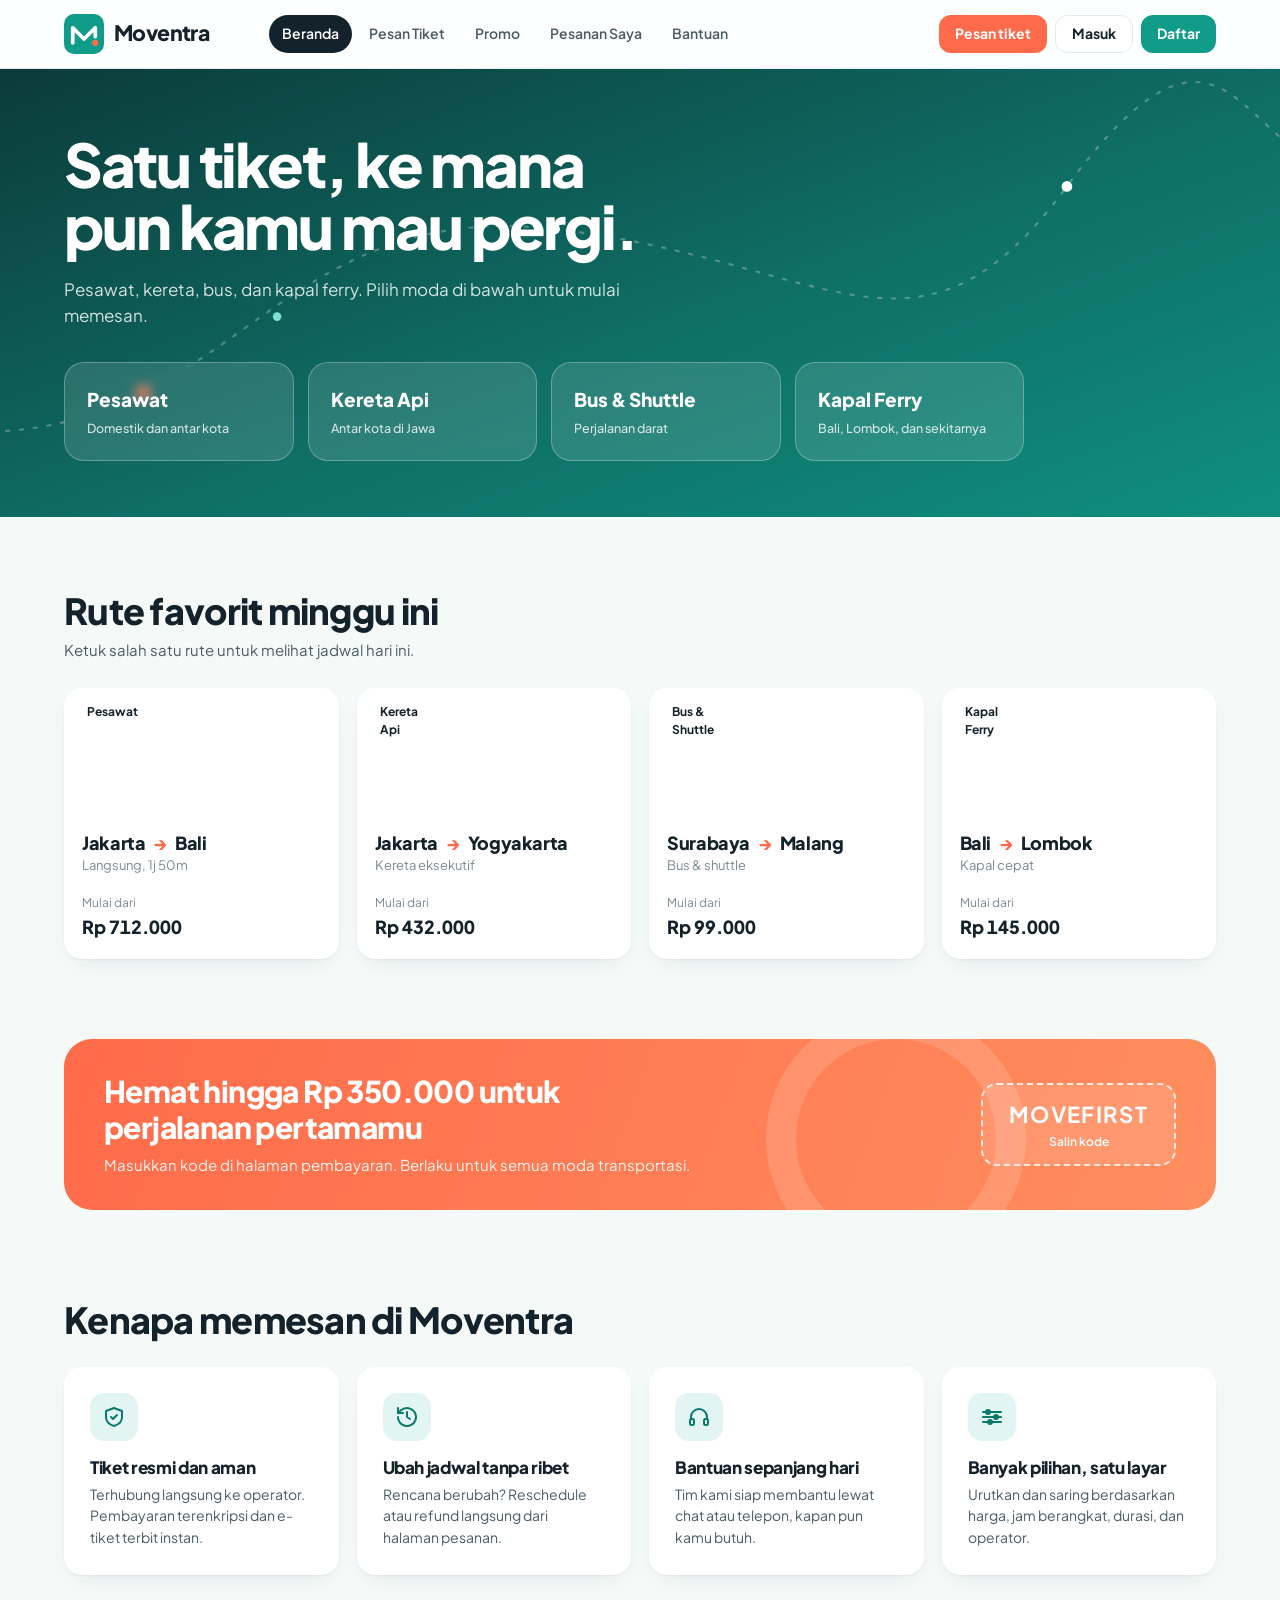
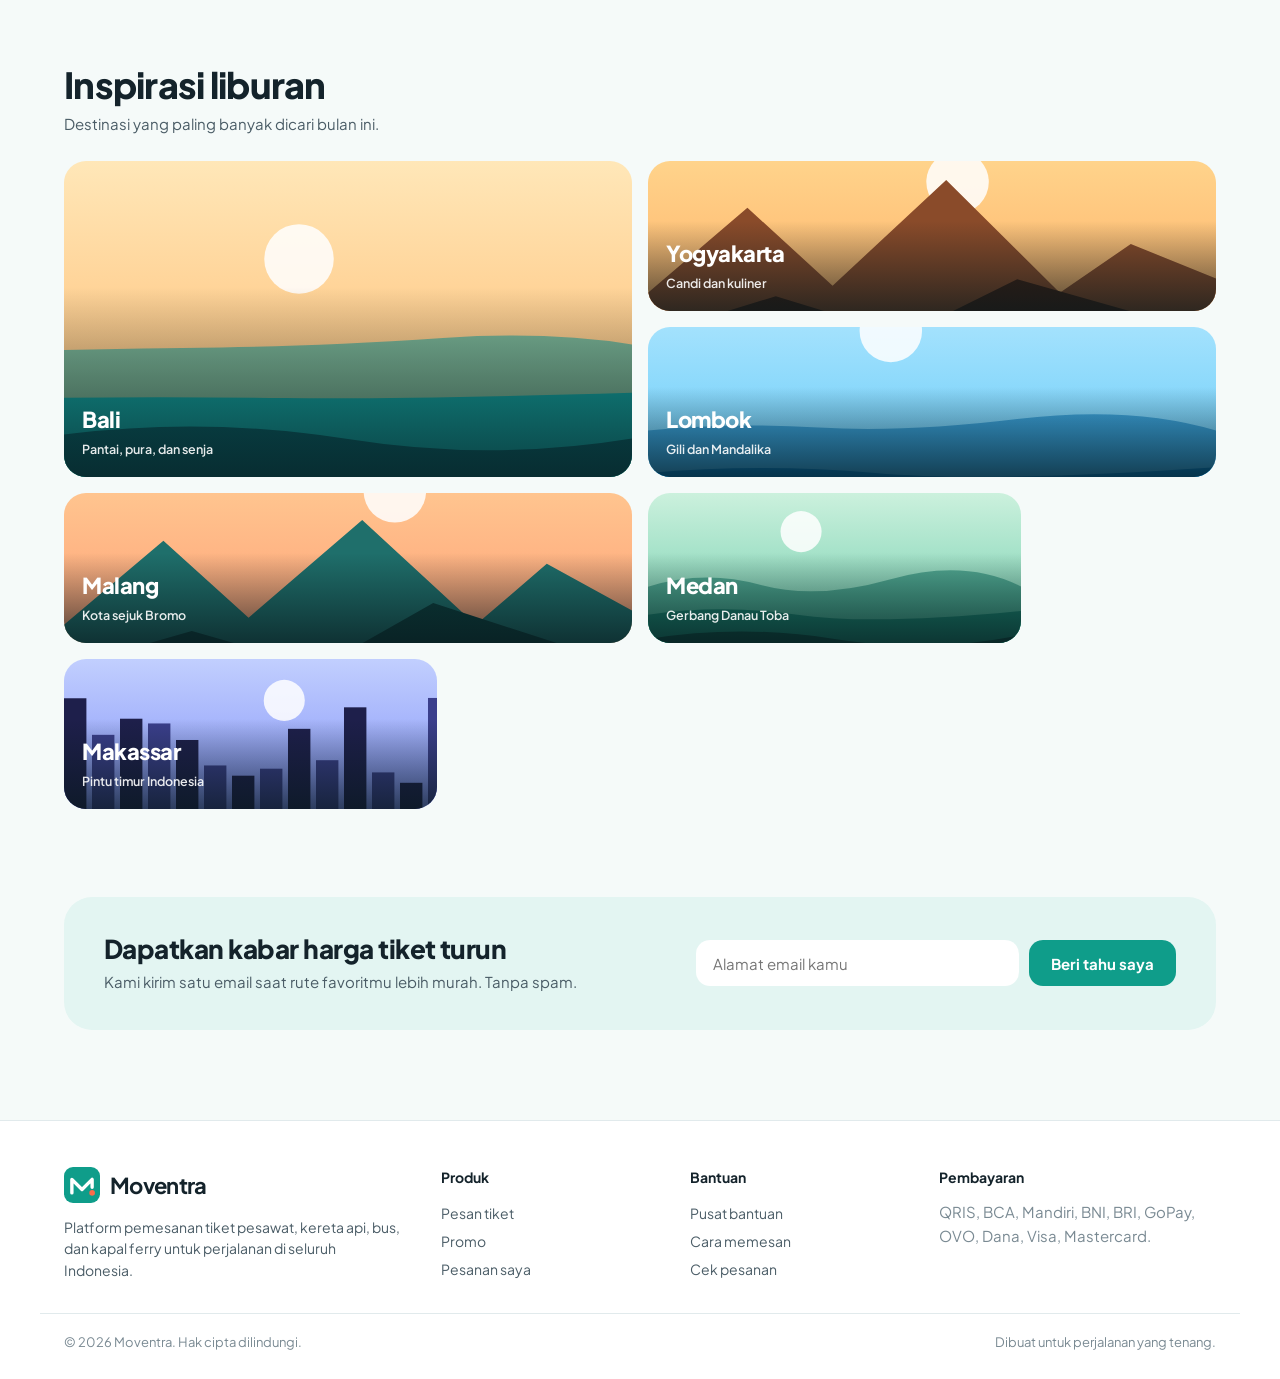
<file: index.html>
<!DOCTYPE html>
<html lang="id">
<head>
<meta charset="UTF-8">
<meta name="viewport" content="width=device-width, initial-scale=1">
<title>Moventra – Tiket Pesawat, Kereta, Bus & Kapal</title>
<meta name="description" content="Pesan tiket pesawat, kereta api, bus, dan kapal ferry dalam satu tempat. Bandingkan harga dan berangkat dengan tenang.">
<link rel="icon" href="data:image/svg+xml,%3Csvg xmlns='http://www.w3.org/2000/svg' viewBox='0 0 64 64'%3E%3Crect width='64' height='64' rx='16' fill='%230F9D8A'/%3E%3Cpath d='M14 46V22l18 18 18-18v14' fill='none' stroke='%23fff' stroke-width='6' stroke-linecap='round' stroke-linejoin='round'/%3E%3Ccircle cx='50' cy='46' r='5' fill='%23FF6B4A'/%3E%3C/svg%3E">
<link rel="preconnect" href="https://fonts.googleapis.com">
<link rel="preconnect" href="https://fonts.gstatic.com" crossorigin>
<link href="https://fonts.googleapis.com/css2?family=Plus+Jakarta+Sans:wght@400;500;600;700;800&display=swap" rel="stylesheet">
<link rel="stylesheet" href="style.css">
</head>
<body data-page="home">

<svg width="0" height="0" style="position:absolute" aria-hidden="true">
  <symbol id="mark" viewBox="0 0 64 64">
    <rect width="64" height="64" rx="16" fill="#0F9D8A"/>
    <path d="M14 46V22l18 18 18-18v14" fill="none" stroke="#FFFFFF" stroke-width="6" stroke-linecap="round" stroke-linejoin="round"/>
    <circle cx="50" cy="46" r="5" fill="#FF6B4A"/>
  </symbol>
</svg>

<header class="nav" id="nav">
  <div class="wrap nav-in">
    <a href="index.html" class="logo" aria-label="Moventra beranda">
      <svg viewBox="0 0 270 64" height="40" role="img" aria-label="Moventra">
        <rect width="64" height="64" rx="16" fill="#0F9D8A"/>
        <path d="M14 46V22l18 18 18-18v14" fill="none" stroke="#FFFFFF" stroke-width="6" stroke-linecap="round" stroke-linejoin="round"/>
        <circle cx="50" cy="46" r="5" fill="#FF6B4A"/>
        <text x="80" y="43" font-family="'Plus Jakarta Sans','Segoe UI',Arial,sans-serif" font-size="34" font-weight="800" letter-spacing="-1" fill="#14232B">Moventra</text>
      </svg>
    </a>
    <nav class="menu" id="menu" aria-label="Menu utama">
      <a href="index.html" class="on">Beranda</a>
      <a href="pesan.html">Pesan Tiket</a>
      <a href="promo.html">Promo</a>
      <a href="pesanan.html">Pesanan Saya</a>
      <a href="bantuan.html">Bantuan</a>
    </nav>
    <div class="nav-act">
      <a class="btn coral sm" href="pesan.html">Pesan tiket</a>
      <button class="btn ghost sm" id="btnLogin">Masuk</button>
      <button class="btn sm" id="btnRegister">Daftar</button>
      <button class="burger" id="burger" aria-label="Buka menu" aria-expanded="false"><span></span><span></span><span></span></button>
    </div>
  </div>
</header>

<main>
<section class="view" id="view-home">
  <div class="hero">
    <svg class="hero-path" viewBox="0 0 1200 420" preserveAspectRatio="xMidYMid slice" aria-hidden="true">
      <path id="routeLine" d="M-20 340 C 220 340, 260 120, 520 150 S 860 300, 1000 110 S 1160 60, 1240 90" fill="none" stroke="rgba(255,255,255,.28)" stroke-width="2" stroke-dasharray="3 10" stroke-linecap="round"/>
      <circle r="7" fill="#FF6B4A"><animateMotion dur="14s" repeatCount="indefinite" rotate="auto"><mpath href="#routeLine"/></animateMotion></circle>
      <circle cx="520" cy="150" r="5" fill="#fff"/><circle cx="1000" cy="110" r="5" fill="#fff"/><circle cx="260" cy="232" r="4" fill="#7FE0D0"/>
    </svg>
    <div class="wrap hero-in">
      <h1>Satu tiket, ke mana pun kamu mau pergi.</h1>
      <p class="lead">Pesawat, kereta, bus, dan kapal ferry. Pilih moda di bawah untuk mulai memesan.</p>
      <div class="tiles">
        <a class="tile" href="pesan.html?mode=flight" data-mode="flight"><b>Pesawat</b><small>Domestik dan antar kota</small></a>
        <a class="tile" href="pesan.html?mode=train" data-mode="train"><b>Kereta Api</b><small>Antar kota di Jawa</small></a>
        <a class="tile" href="pesan.html?mode=bus" data-mode="bus"><b>Bus & Shuttle</b><small>Perjalanan darat</small></a>
        <a class="tile" href="pesan.html?mode=ferry" data-mode="ferry"><b>Kapal Ferry</b><small>Bali, Lombok, dan sekitarnya</small></a>
      </div>
    </div>
  </div>

  <section class="wrap sec">
    <div class="sec-head">
      <h2>Rute favorit minggu ini</h2>
      <p>Ketuk salah satu rute untuk melihat jadwal hari ini.</p>
    </div>
    <div class="route-grid"></div>
  </section>

  <section class="wrap">
    <div class="promo">
      <div>
        <h2>Hemat hingga Rp 350.000 untuk perjalanan pertamamu</h2>
        <p>Masukkan kode di halaman pembayaran. Berlaku untuk semua moda transportasi.</p>
      </div>
      <button class="code" data-code="MOVEFIRST" type="button" aria-label="Salin kode promo">
        <b>MOVEFIRST</b><span>Salin kode</span>
      </button>
    </div>
  </section>

  <section class="wrap sec">
    <div class="sec-head"><h2>Kenapa memesan di Moventra</h2></div>
    <div class="why">
      <article><i class="ic">
        <svg viewBox="0 0 24 24"><path d="M12 3 4 6v6c0 4.5 3.2 7.6 8 9 4.8-1.4 8-4.5 8-9V6l-8-3Z"/><path d="m9 12 2 2 4-4"/></svg></i>
        <h3>Tiket resmi dan aman</h3><p>Terhubung langsung ke operator. Pembayaran terenkripsi dan e-tiket terbit instan.</p></article>
      <article><i class="ic">
        <svg viewBox="0 0 24 24"><path d="M3 12a9 9 0 1 0 3-6.7L3 8"/><path d="M3 3v5h5M12 7v5l3 2"/></svg></i>
        <h3>Ubah jadwal tanpa ribet</h3><p>Rencana berubah? Reschedule atau refund langsung dari halaman pesanan.</p></article>
      <article><i class="ic">
        <svg viewBox="0 0 24 24"><path d="M4 14v-2a8 8 0 0 1 16 0v2"/><rect x="3" y="14" width="4" height="6" rx="1.5"/><rect x="17" y="14" width="4" height="6" rx="1.5"/></svg></i>
        <h3>Bantuan sepanjang hari</h3><p>Tim kami siap membantu lewat chat atau telepon, kapan pun kamu butuh.</p></article>
      <article><i class="ic">
        <svg viewBox="0 0 24 24"><path d="M3 7h18M3 12h18M3 17h18"/><circle cx="8" cy="7" r="2" fill="currentColor"/><circle cx="16" cy="12" r="2" fill="currentColor"/><circle cx="10" cy="17" r="2" fill="currentColor"/></svg></i>
        <h3>Banyak pilihan, satu layar</h3><p>Urutkan dan saring berdasarkan harga, jam berangkat, durasi, dan operator.</p></article>
    </div>
  </section>

  <section class="wrap sec">
    <div class="sec-head"><h2>Inspirasi liburan</h2><p>Destinasi yang paling banyak dicari bulan ini.</p></div>
    <div class="dest" id="destGrid"></div>
  </section>

  <section class="wrap">
    <form class="news" id="newsForm">
      <div><h2>Dapatkan kabar harga tiket turun</h2><p>Kami kirim satu email saat rute favoritmu lebih murah. Tanpa spam.</p></div>
      <div class="news-f"><input type="email" id="newsMail" placeholder="Alamat email kamu" required aria-label="Alamat email"><button class="btn" type="submit">Beri tahu saya</button></div>
    </form>
  </section>
</section>
</main>

<footer class="foot">
  <div class="wrap foot-in">
    <div class="foot-brand">
      <a href="index.html" class="logo"><svg width="36" height="36"><use href="#mark"/></svg><b>Moventra</b></a>
      <p>Platform pemesanan tiket pesawat, kereta api, bus, dan kapal ferry untuk perjalanan di seluruh Indonesia.</p>
    </div>
    <div><h4>Produk</h4><a href="pesan.html">Pesan tiket</a><a href="promo.html">Promo</a><a href="pesanan.html">Pesanan saya</a></div>
    <div><h4>Bantuan</h4><a href="bantuan.html">Pusat bantuan</a><a href="bantuan.html">Cara memesan</a><a href="pesanan.html">Cek pesanan</a></div>
    <div><h4>Pembayaran</h4><p class="muted">QRIS, BCA, Mandiri, BNI, BRI, GoPay, OVO, Dana, Visa, Mastercard.</p></div>
  </div>
  <div class="wrap foot-bot"><span>© 2026 Moventra. Hak cipta dilindungi.</span><span>Dibuat untuk perjalanan yang tenang.</span></div>
</footer>

<div class="toast" id="toast" role="status" aria-live="polite"></div>
<div class="modal" id="modal" hidden><div class="modal-box" role="dialog" aria-modal="true" aria-labelledby="mTitle"><h3 id="mTitle"></h3><p id="mBody"></p><div id="mExtra"></div><button class="btn full" id="mClose" type="button">Tutup</button></div></div>

<script src="script.js"></script>
</body>
</html>
</file>
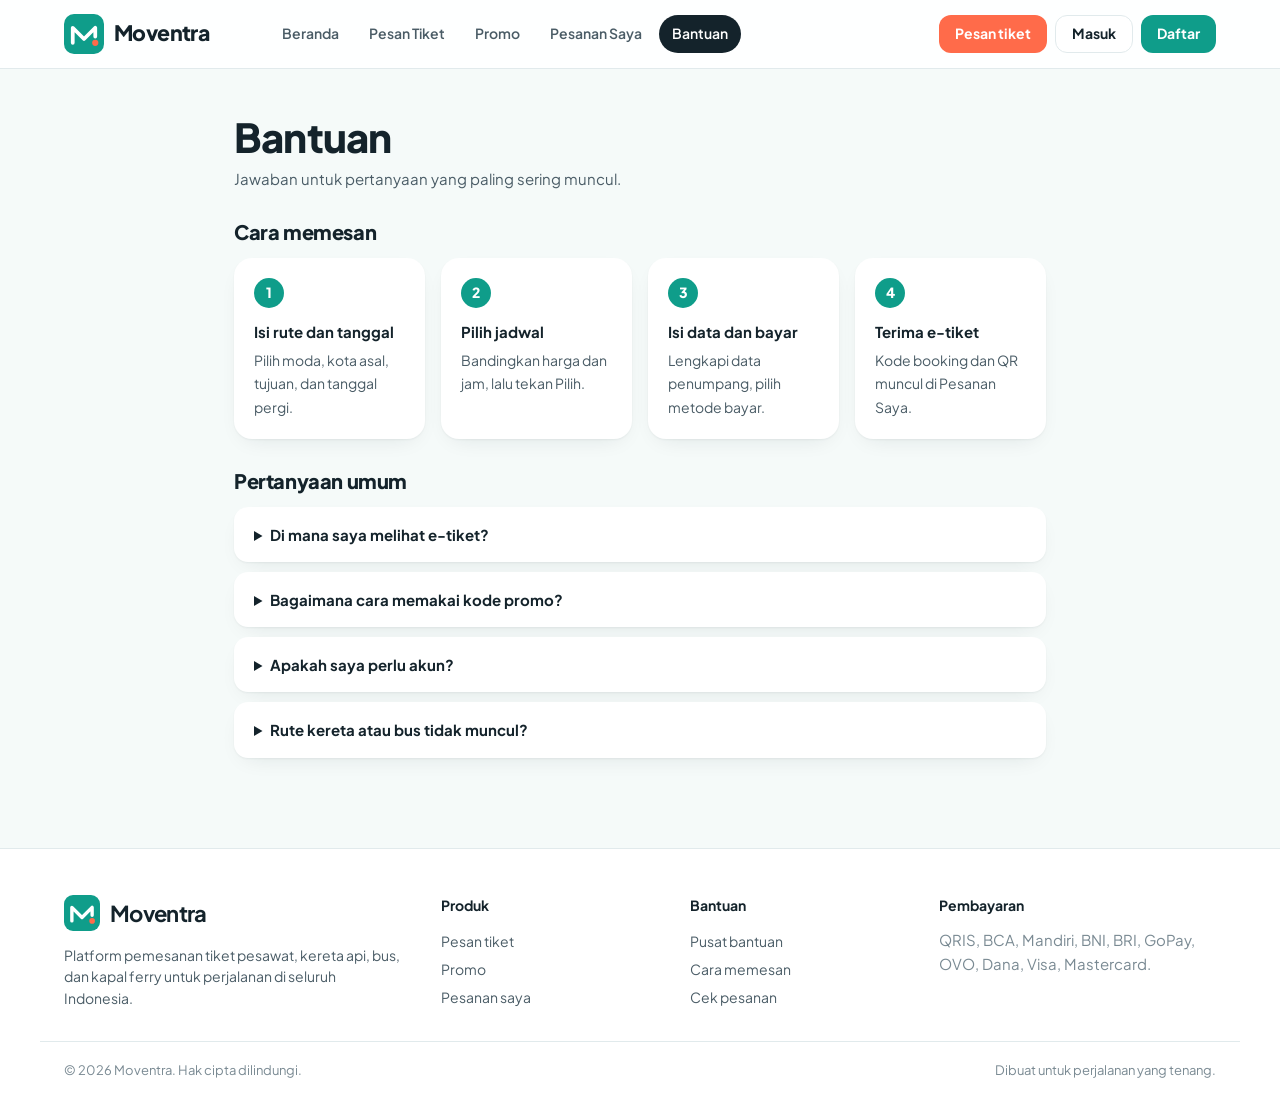
<file: bantuan.html>
<!DOCTYPE html>
<html lang="id">
<head>
<meta charset="UTF-8">
<meta name="viewport" content="width=device-width, initial-scale=1">
<title>Bantuan – Moventra</title>
<meta name="description" content="Pesan tiket pesawat, kereta api, bus, dan kapal ferry dalam satu tempat. Bandingkan harga dan berangkat dengan tenang.">
<link rel="icon" href="data:image/svg+xml,%3Csvg xmlns='http://www.w3.org/2000/svg' viewBox='0 0 64 64'%3E%3Crect width='64' height='64' rx='16' fill='%230F9D8A'/%3E%3Cpath d='M14 46V22l18 18 18-18v14' fill='none' stroke='%23fff' stroke-width='6' stroke-linecap='round' stroke-linejoin='round'/%3E%3Ccircle cx='50' cy='46' r='5' fill='%23FF6B4A'/%3E%3C/svg%3E">
<link rel="preconnect" href="https://fonts.googleapis.com">
<link rel="preconnect" href="https://fonts.gstatic.com" crossorigin>
<link href="https://fonts.googleapis.com/css2?family=Plus+Jakarta+Sans:wght@400;500;600;700;800&display=swap" rel="stylesheet">
<link rel="stylesheet" href="style.css">
</head>
<body data-page="help">

<svg width="0" height="0" style="position:absolute" aria-hidden="true">
  <symbol id="mark" viewBox="0 0 64 64">
    <rect width="64" height="64" rx="16" fill="#0F9D8A"/>
    <path d="M14 46V22l18 18 18-18v14" fill="none" stroke="#FFFFFF" stroke-width="6" stroke-linecap="round" stroke-linejoin="round"/>
    <circle cx="50" cy="46" r="5" fill="#FF6B4A"/>
  </symbol>
</svg>

<header class="nav" id="nav">
  <div class="wrap nav-in">
    <a href="index.html" class="logo" aria-label="Moventra beranda">
      <svg viewBox="0 0 270 64" height="40" role="img" aria-label="Moventra">
        <rect width="64" height="64" rx="16" fill="#0F9D8A"/>
        <path d="M14 46V22l18 18 18-18v14" fill="none" stroke="#FFFFFF" stroke-width="6" stroke-linecap="round" stroke-linejoin="round"/>
        <circle cx="50" cy="46" r="5" fill="#FF6B4A"/>
        <text x="80" y="43" font-family="'Plus Jakarta Sans','Segoe UI',Arial,sans-serif" font-size="34" font-weight="800" letter-spacing="-1" fill="#14232B">Moventra</text>
      </svg>
    </a>
    <nav class="menu" id="menu" aria-label="Menu utama">
      <a href="index.html">Beranda</a>
      <a href="pesan.html">Pesan Tiket</a>
      <a href="promo.html">Promo</a>
      <a href="pesanan.html">Pesanan Saya</a>
      <a href="bantuan.html" class="on">Bantuan</a>
    </nav>
    <div class="nav-act">
      <a class="btn coral sm" href="pesan.html">Pesan tiket</a>
      <button class="btn ghost sm" id="btnLogin">Masuk</button>
      <button class="btn sm" id="btnRegister">Daftar</button>
      <button class="burger" id="burger" aria-label="Buka menu" aria-expanded="false"><span></span><span></span><span></span></button>
    </div>
  </div>
</header>

<main>
<section class="view" id="view-help">
  <div class="wrap sec" style="padding-top:44px;max-width:860px">
    <div class="sec-head"><h1 class="pg-t">Bantuan</h1><p>Jawaban untuk pertanyaan yang paling sering muncul.</p></div>
    <h2 class="h-s">Cara memesan</h2><ol class="how"><li><b>Isi rute dan tanggal</b><span>Pilih moda, kota asal, tujuan, dan tanggal pergi.</span></li><li><b>Pilih jadwal</b><span>Bandingkan harga dan jam, lalu tekan Pilih.</span></li><li><b>Isi data dan bayar</b><span>Lengkapi data penumpang, pilih metode bayar.</span></li><li><b>Terima e-tiket</b><span>Kode booking dan QR muncul di Pesanan Saya.</span></li></ol>
    <h2 class="h-s">Pertanyaan umum</h2>
    <details><summary>Di mana saya melihat e-tiket?</summary><p>Buka menu Pesanan Saya. Tiket terbaru tampil di sana, atau masukkan kode booking untuk mencarinya.</p></details>
    <details><summary>Bagaimana cara memakai kode promo?</summary><p>Tulis kode di kolom Kode promo pada halaman pembayaran, lalu tekan Pakai.</p></details>
    <details><summary>Apakah saya perlu akun?</summary><p>Tidak. Kamu bisa memesan sebagai tamu dengan mengisi kontak pemesan.</p></details>
    <details><summary>Rute kereta atau bus tidak muncul?</summary><p>Kereta hanya melayani kota di Pulau Jawa. Untuk rute antar pulau, pilih pesawat atau kapal ferry.</p></details>
  </div>
</section>
</main>

<footer class="foot">
  <div class="wrap foot-in">
    <div class="foot-brand">
      <a href="index.html" class="logo"><svg width="36" height="36"><use href="#mark"/></svg><b>Moventra</b></a>
      <p>Platform pemesanan tiket pesawat, kereta api, bus, dan kapal ferry untuk perjalanan di seluruh Indonesia.</p>
    </div>
    <div><h4>Produk</h4><a href="pesan.html">Pesan tiket</a><a href="promo.html">Promo</a><a href="pesanan.html">Pesanan saya</a></div>
    <div><h4>Bantuan</h4><a href="bantuan.html">Pusat bantuan</a><a href="bantuan.html">Cara memesan</a><a href="pesanan.html">Cek pesanan</a></div>
    <div><h4>Pembayaran</h4><p class="muted">QRIS, BCA, Mandiri, BNI, BRI, GoPay, OVO, Dana, Visa, Mastercard.</p></div>
  </div>
  <div class="wrap foot-bot"><span>© 2026 Moventra. Hak cipta dilindungi.</span><span>Dibuat untuk perjalanan yang tenang.</span></div>
</footer>

<div class="toast" id="toast" role="status" aria-live="polite"></div>
<div class="modal" id="modal" hidden><div class="modal-box" role="dialog" aria-modal="true" aria-labelledby="mTitle"><h3 id="mTitle"></h3><p id="mBody"></p><div id="mExtra"></div><button class="btn full" id="mClose" type="button">Tutup</button></div></div>

<script src="script.js"></script>
</body>
</html>
</file>
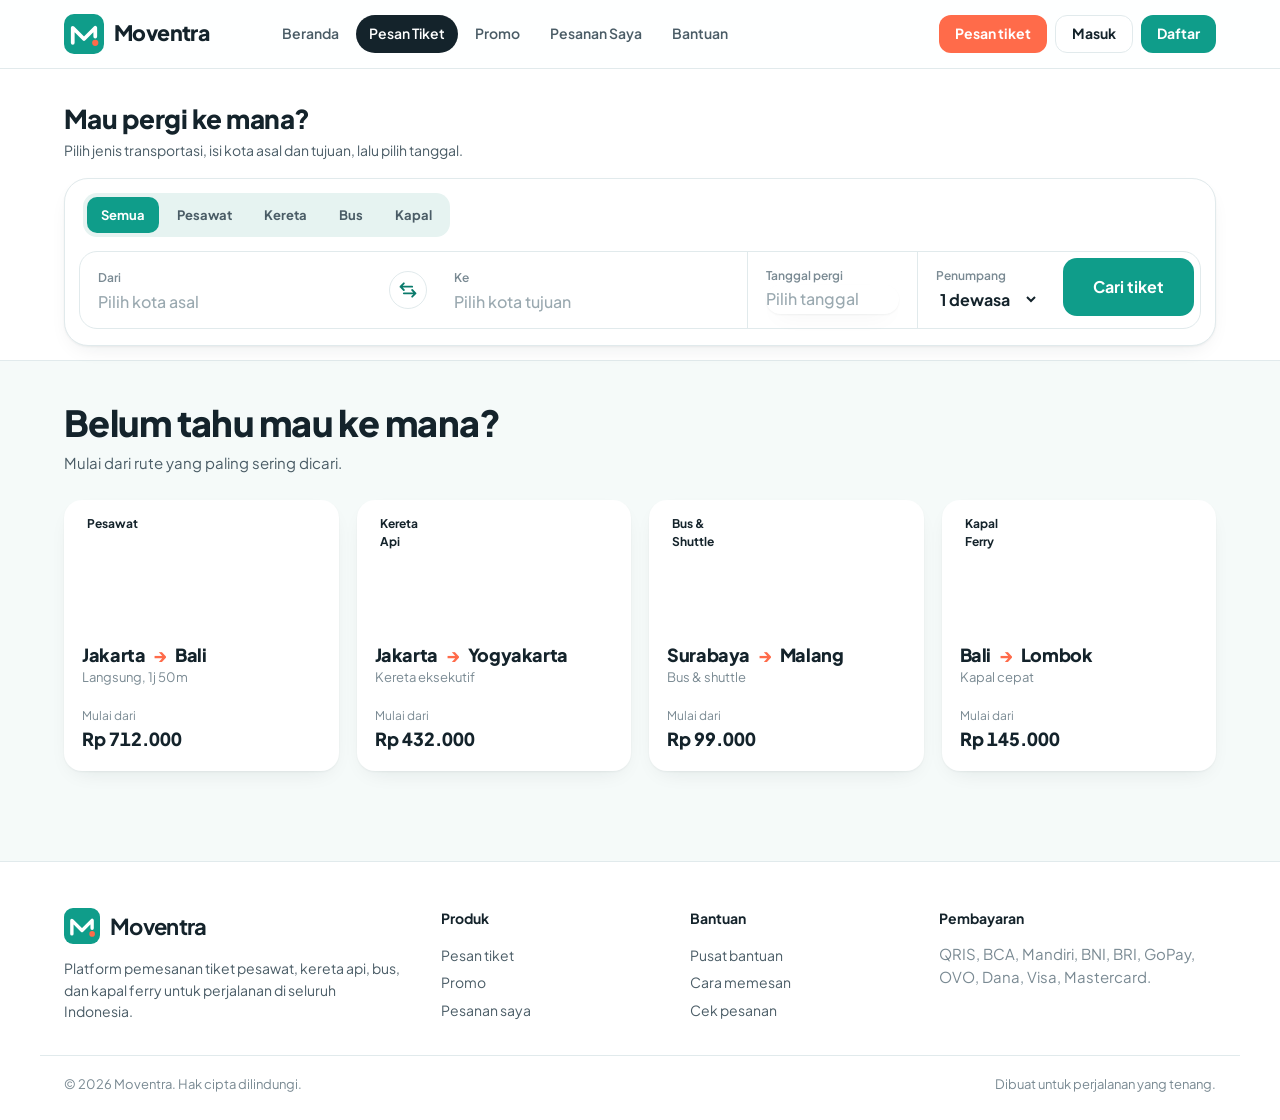
<file: bayar.html>
<!DOCTYPE html>
<html lang="id">
<head>
<meta charset="UTF-8">
<meta name="viewport" content="width=device-width, initial-scale=1">
<title>Data & Pembayaran – Moventra</title>
<meta name="description" content="Pesan tiket pesawat, kereta api, bus, dan kapal ferry dalam satu tempat. Bandingkan harga dan berangkat dengan tenang.">
<link rel="icon" href="data:image/svg+xml,%3Csvg xmlns='http://www.w3.org/2000/svg' viewBox='0 0 64 64'%3E%3Crect width='64' height='64' rx='16' fill='%230F9D8A'/%3E%3Cpath d='M14 46V22l18 18 18-18v14' fill='none' stroke='%23fff' stroke-width='6' stroke-linecap='round' stroke-linejoin='round'/%3E%3Ccircle cx='50' cy='46' r='5' fill='%23FF6B4A'/%3E%3C/svg%3E">
<link rel="preconnect" href="https://fonts.googleapis.com">
<link rel="preconnect" href="https://fonts.gstatic.com" crossorigin>
<link href="https://fonts.googleapis.com/css2?family=Plus+Jakarta+Sans:wght@400;500;600;700;800&display=swap" rel="stylesheet">
<link rel="stylesheet" href="style.css">
</head>
<body data-page="checkout">

<svg width="0" height="0" style="position:absolute" aria-hidden="true">
  <symbol id="mark" viewBox="0 0 64 64">
    <rect width="64" height="64" rx="16" fill="#0F9D8A"/>
    <path d="M14 46V22l18 18 18-18v14" fill="none" stroke="#FFFFFF" stroke-width="6" stroke-linecap="round" stroke-linejoin="round"/>
    <circle cx="50" cy="46" r="5" fill="#FF6B4A"/>
  </symbol>
</svg>

<header class="nav" id="nav">
  <div class="wrap nav-in">
    <a href="index.html" class="logo" aria-label="Moventra beranda">
      <svg viewBox="0 0 270 64" height="40" role="img" aria-label="Moventra">
        <rect width="64" height="64" rx="16" fill="#0F9D8A"/>
        <path d="M14 46V22l18 18 18-18v14" fill="none" stroke="#FFFFFF" stroke-width="6" stroke-linecap="round" stroke-linejoin="round"/>
        <circle cx="50" cy="46" r="5" fill="#FF6B4A"/>
        <text x="80" y="43" font-family="'Plus Jakarta Sans','Segoe UI',Arial,sans-serif" font-size="34" font-weight="800" letter-spacing="-1" fill="#14232B">Moventra</text>
      </svg>
    </a>
    <nav class="menu" id="menu" aria-label="Menu utama">
      <a href="index.html">Beranda</a>
      <a href="pesan.html" class="on">Pesan Tiket</a>
      <a href="promo.html">Promo</a>
      <a href="pesanan.html">Pesanan Saya</a>
      <a href="bantuan.html">Bantuan</a>
    </nav>
    <div class="nav-act">
      <a class="btn coral sm" href="pesan.html">Pesan tiket</a>
      <button class="btn ghost sm" id="btnLogin">Masuk</button>
      <button class="btn sm" id="btnRegister">Daftar</button>
      <button class="burger" id="burger" aria-label="Buka menu" aria-expanded="false"><span></span><span></span><span></span></button>
    </div>
  </div>
</header>

<main>
<section class="view" id="view-checkout">
  <div class="wrap">
    <ol class="steps" aria-label="Langkah pemesanan">
      <li class="done"><span>1</span>Pilih jadwal</li><li class="on"><span>2</span>Data & bayar</li><li><span>3</span>E-tiket</li>
    </ol>
  </div>
  <form class="wrap co-grid" id="coForm" novalidate>
    <div class="co-main">
      <section class="card">
        <h2>Kontak pemesan</h2>
        <p class="sub">E-tiket dikirim ke kontak ini.</p>
        <div class="row2">
          <label class="fld"><span>Nama lengkap</span><input name="name" required placeholder="Sesuai KTP atau paspor" autocomplete="name"></label>
          <label class="fld"><span>Nomor WhatsApp</span><input name="phone" required inputmode="tel" placeholder="0812xxxxxxxx" autocomplete="tel"></label>
        </div>
        <label class="fld"><span>Email</span><input name="email" type="email" required placeholder="nama@email.com" autocomplete="email"></label>
      </section>
      <section class="card" id="paxCard"></section>
      <section class="card">
        <h2>Tambahan perjalanan</h2>
        <label class="opt"><input type="checkbox" id="optIns"><span><b>Asuransi perjalanan</b><small>Ganti rugi delay dan kehilangan bagasi.</small></span><em>+Rp 29.500</em></label>
        <label class="opt"><input type="checkbox" id="optBag"><span><b>Tambah bagasi 10 kg</b><small>Cocok untuk oleh-oleh.</small></span><em>+Rp 120.000</em></label>
      </section>
      <section class="card">
        <h2>Metode pembayaran</h2>
        <div class="pays" id="pays" role="radiogroup">
          <button type="button" role="radio" aria-checked="true" class="on" data-p="QRIS">QRIS<small>Bebas biaya</small></button>
          <button type="button" role="radio" aria-checked="false" data-p="Virtual Account">Virtual Account<small>BCA, Mandiri, BNI</small></button>
          <button type="button" role="radio" aria-checked="false" data-p="Kartu Kredit">Kartu kredit<small>Visa, Mastercard</small></button>
          <button type="button" role="radio" aria-checked="false" data-p="E-Wallet">E-wallet<small>GoPay, OVO, Dana</small></button>
        </div>
      </section>
    </div>
    <aside class="co-side">
      <div class="card sticky" id="coSummary"></div>
    </aside>
  </form>
</section>
</main>

<footer class="foot">
  <div class="wrap foot-in">
    <div class="foot-brand">
      <a href="index.html" class="logo"><svg width="36" height="36"><use href="#mark"/></svg><b>Moventra</b></a>
      <p>Platform pemesanan tiket pesawat, kereta api, bus, dan kapal ferry untuk perjalanan di seluruh Indonesia.</p>
    </div>
    <div><h4>Produk</h4><a href="pesan.html">Pesan tiket</a><a href="promo.html">Promo</a><a href="pesanan.html">Pesanan saya</a></div>
    <div><h4>Bantuan</h4><a href="bantuan.html">Pusat bantuan</a><a href="bantuan.html">Cara memesan</a><a href="pesanan.html">Cek pesanan</a></div>
    <div><h4>Pembayaran</h4><p class="muted">QRIS, BCA, Mandiri, BNI, BRI, GoPay, OVO, Dana, Visa, Mastercard.</p></div>
  </div>
  <div class="wrap foot-bot"><span>© 2026 Moventra. Hak cipta dilindungi.</span><span>Dibuat untuk perjalanan yang tenang.</span></div>
</footer>

<div class="toast" id="toast" role="status" aria-live="polite"></div>
<div class="modal" id="modal" hidden><div class="modal-box" role="dialog" aria-modal="true" aria-labelledby="mTitle"><h3 id="mTitle"></h3><p id="mBody"></p><div id="mExtra"></div><button class="btn full" id="mClose" type="button">Tutup</button></div></div>

<script src="script.js"></script>
</body>
</html>
</file>
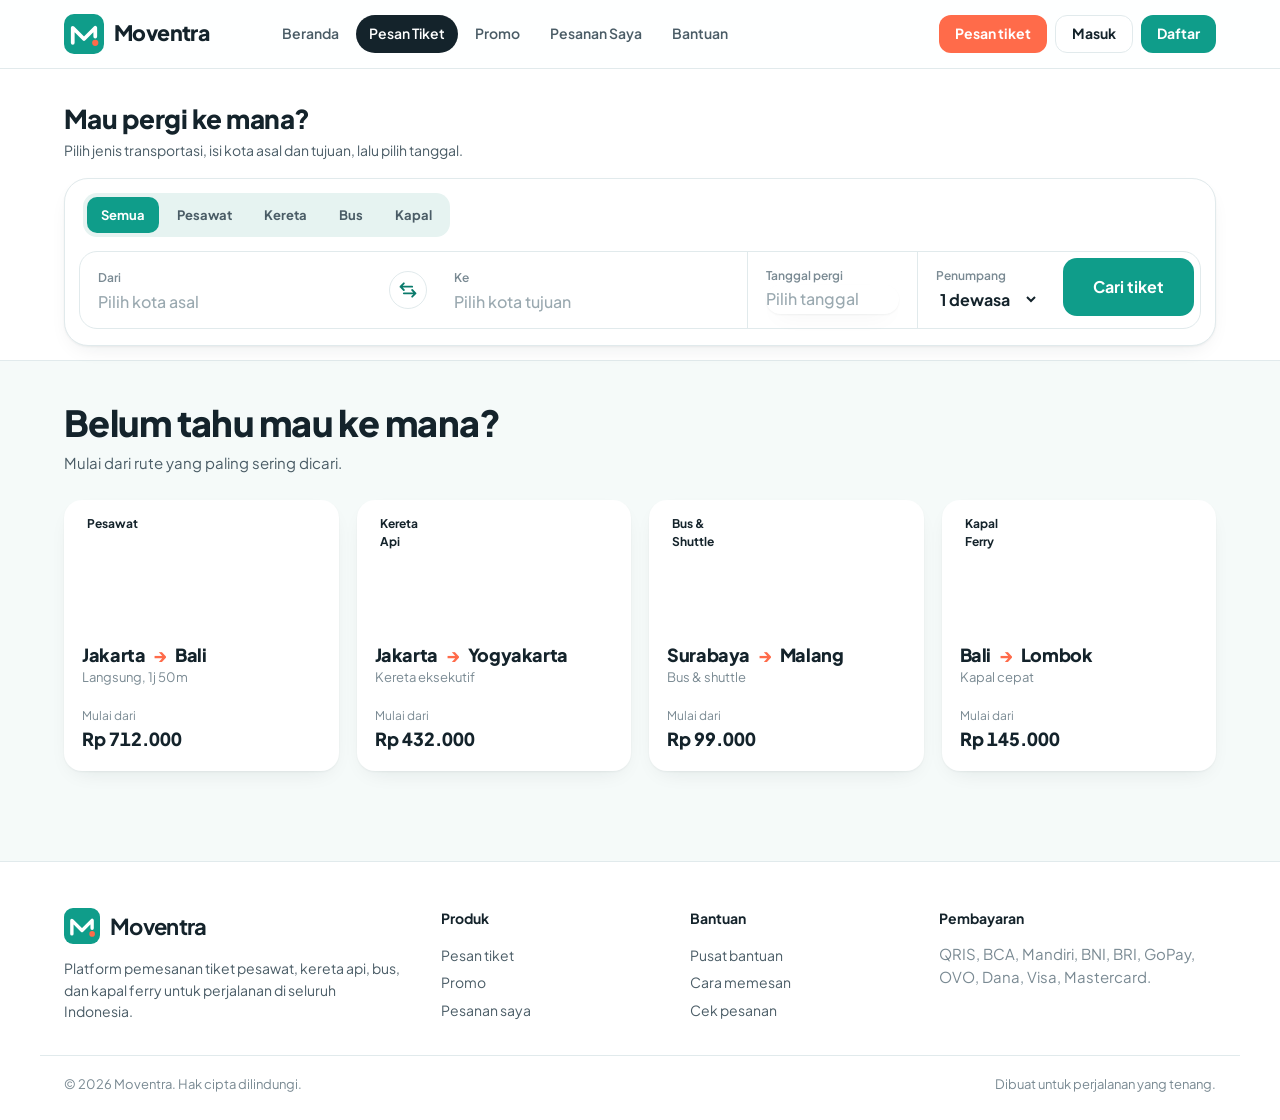
<file: pesan.html>
<!DOCTYPE html>
<html lang="id">
<head>
<meta charset="UTF-8">
<meta name="viewport" content="width=device-width, initial-scale=1">
<title>Pesan Tiket – Moventra</title>
<meta name="description" content="Pesan tiket pesawat, kereta api, bus, dan kapal ferry dalam satu tempat. Bandingkan harga dan berangkat dengan tenang.">
<link rel="icon" href="data:image/svg+xml,%3Csvg xmlns='http://www.w3.org/2000/svg' viewBox='0 0 64 64'%3E%3Crect width='64' height='64' rx='16' fill='%230F9D8A'/%3E%3Cpath d='M14 46V22l18 18 18-18v14' fill='none' stroke='%23fff' stroke-width='6' stroke-linecap='round' stroke-linejoin='round'/%3E%3Ccircle cx='50' cy='46' r='5' fill='%23FF6B4A'/%3E%3C/svg%3E">
<link rel="preconnect" href="https://fonts.googleapis.com">
<link rel="preconnect" href="https://fonts.gstatic.com" crossorigin>
<link href="https://fonts.googleapis.com/css2?family=Plus+Jakarta+Sans:wght@400;500;600;700;800&display=swap" rel="stylesheet">
<link rel="stylesheet" href="style.css">
</head>
<body data-page="book">

<svg width="0" height="0" style="position:absolute" aria-hidden="true">
  <symbol id="mark" viewBox="0 0 64 64">
    <rect width="64" height="64" rx="16" fill="#0F9D8A"/>
    <path d="M14 46V22l18 18 18-18v14" fill="none" stroke="#FFFFFF" stroke-width="6" stroke-linecap="round" stroke-linejoin="round"/>
    <circle cx="50" cy="46" r="5" fill="#FF6B4A"/>
  </symbol>
</svg>

<header class="nav" id="nav">
  <div class="wrap nav-in">
    <a href="index.html" class="logo" aria-label="Moventra beranda">
      <svg viewBox="0 0 270 64" height="40" role="img" aria-label="Moventra">
        <rect width="64" height="64" rx="16" fill="#0F9D8A"/>
        <path d="M14 46V22l18 18 18-18v14" fill="none" stroke="#FFFFFF" stroke-width="6" stroke-linecap="round" stroke-linejoin="round"/>
        <circle cx="50" cy="46" r="5" fill="#FF6B4A"/>
        <text x="80" y="43" font-family="'Plus Jakarta Sans','Segoe UI',Arial,sans-serif" font-size="34" font-weight="800" letter-spacing="-1" fill="#14232B">Moventra</text>
      </svg>
    </a>
    <nav class="menu" id="menu" aria-label="Menu utama">
      <a href="index.html">Beranda</a>
      <a href="pesan.html" class="on">Pesan Tiket</a>
      <a href="promo.html">Promo</a>
      <a href="pesanan.html">Pesanan Saya</a>
      <a href="bantuan.html">Bantuan</a>
    </nav>
    <div class="nav-act">
      <a class="btn coral sm" href="pesan.html">Pesan tiket</a>
      <button class="btn ghost sm" id="btnLogin">Masuk</button>
      <button class="btn sm" id="btnRegister">Daftar</button>
      <button class="burger" id="burger" aria-label="Buka menu" aria-expanded="false"><span></span><span></span><span></span></button>
    </div>
  </div>
</header>

<main>
<section class="view" id="view-results">
  <div class="sumbar">
    <div class="wrap sumbar-in">
      <div><h1 id="resTitle">Jakarta → Yogyakarta</h1><p id="resMeta"></p></div>
      <button class="btn ghost sm" id="editSearch" type="button" aria-expanded="false">Ubah pencarian</button>
    </div>
    <div class="wrap" id="emptyBox"><h1 class="pg-t">Mau pergi ke mana?</h1><p>Pilih jenis transportasi, isi kota asal dan tujuan, lalu pilih tanggal.</p></div>
    <div class="wrap" id="searchPanel" hidden><form class="search" id="searchForm" autocomplete="off" novalidate>
        <div class="pills fm" id="formMode" role="group" aria-label="Jenis transportasi"><button type="button" data-m="all">Semua</button><button type="button" data-m="flight">Pesawat</button><button type="button" data-m="train">Kereta</button><button type="button" data-m="bus">Bus</button><button type="button" data-m="ferry">Kapal</button></div>
        <div class="fields">
          <div class="field"><label for="fFrom"><span>Dari</span></label><input id="fFrom" placeholder="Pilih kota asal" role="combobox" aria-controls="sgFrom"><div class="suggest" id="sgFrom" hidden></div></div>
          <button type="button" class="swap" id="swapBtn" aria-label="Tukar asal dan tujuan">
            <svg viewBox="0 0 24 24" width="20" height="20" fill="none" stroke="currentColor" stroke-width="2.2" stroke-linecap="round" stroke-linejoin="round"><path d="M7 4 3 8l4 4M3 8h14M17 20l4-4-4-4M21 16H7"/></svg>
          </button>
          <div class="field"><label for="fTo"><span>Ke</span></label><input id="fTo" placeholder="Pilih kota tujuan" role="combobox" aria-controls="sgTo"><div class="suggest" id="sgTo" hidden></div></div>
          <div class="field narrow"><span>Tanggal pergi</span><button type="button" class="datebtn empty" id="dateBtn" aria-haspopup="dialog">Pilih tanggal</button><input type="hidden" id="fDate"><div class="cal" id="calBox" role="dialog" aria-label="Pilih tanggal" hidden></div></div>
          <label class="field narrow"><span>Penumpang</span>
            <select id="fPax"><option value="1">1 dewasa</option><option value="2">2 dewasa</option><option value="3">3 dewasa</option><option value="4">4 dewasa</option><option value="5">5 dewasa</option></select>
          </label>
          <button class="btn lg go" type="submit">Cari tiket</button>
        </div>
        <p class="form-err" id="formErr" role="alert" hidden></p>
        
      </form></div>
    <div class="wrap"><div class="dates" id="dateStrip" role="tablist" aria-label="Pilih tanggal"></div></div>
  </div>
  <section class="wrap sec" id="emptyHow"><div class="sec-head"><h2>Belum tahu mau ke mana?</h2><p>Mulai dari rute yang paling sering dicari.</p></div><div class="route-grid"></div></section>
  <div class="wrap res-grid">
    <aside class="filters" id="filters">
      <div class="f-head"><h2>Filter tiket</h2><button class="link" id="resetFilter" type="button">Hapus semua</button></div>
      <label class="f-search"><span>Cari kode atau operator</span><input id="qSearch" type="search" placeholder="mis. Citilink atau QG"></label>
      <fieldset><legend>Jenis</legend><div class="pills" id="fMode">
        <button type="button" data-m="all">Semua</button><button type="button" data-m="flight">Pesawat</button><button type="button" data-m="train">Kereta</button><button type="button" data-m="bus">Bus</button><button type="button" data-m="ferry">Kapal</button></div></fieldset>
      <fieldset><legend>Harga maksimum <output id="priceOut"></output></legend><input type="range" id="fPrice" aria-label="Harga maksimum"></fieldset>
      <fieldset><legend>Waktu berangkat</legend><div class="chips" id="fTime">
        <button type="button" data-t="0">Pagi<small>&lt; 10:00</small></button><button type="button" data-t="1">Siang<small>10–15</small></button>
        <button type="button" data-t="2">Sore<small>15–19</small></button><button type="button" data-t="3">Malam<small>≥ 19:00</small></button></div></fieldset>
      <fieldset><legend>Operator</legend><div id="fOps" class="checks"></div></fieldset>
      <button class="btn ghost full close-f" id="closeFilter" type="button">Lihat hasil</button>
    </aside>
    <div class="res-main">
      <div class="res-bar">
        <div class="pills" id="sortPills" role="group" aria-label="Urutkan">
          <button type="button" data-s="price">Termurah</button><button type="button" data-s="priceDesc">Termahal</button><button type="button" data-s="dur">Tercepat</button><button type="button" data-s="dep">Berangkat awal</button><button type="button" data-s="depDesc">Berangkat akhir</button>
        </div>
        <div class="sortrow"><p id="resCount" aria-live="polite"></p><button class="btn ghost sm open-f" id="openFilter" type="button">Filter</button></div>
      </div>
      <div id="ticketList" class="tickets"></div>
    </div>
  </div>
</section>
</main>

<footer class="foot">
  <div class="wrap foot-in">
    <div class="foot-brand">
      <a href="index.html" class="logo"><svg width="36" height="36"><use href="#mark"/></svg><b>Moventra</b></a>
      <p>Platform pemesanan tiket pesawat, kereta api, bus, dan kapal ferry untuk perjalanan di seluruh Indonesia.</p>
    </div>
    <div><h4>Produk</h4><a href="pesan.html">Pesan tiket</a><a href="promo.html">Promo</a><a href="pesanan.html">Pesanan saya</a></div>
    <div><h4>Bantuan</h4><a href="bantuan.html">Pusat bantuan</a><a href="bantuan.html">Cara memesan</a><a href="pesanan.html">Cek pesanan</a></div>
    <div><h4>Pembayaran</h4><p class="muted">QRIS, BCA, Mandiri, BNI, BRI, GoPay, OVO, Dana, Visa, Mastercard.</p></div>
  </div>
  <div class="wrap foot-bot"><span>© 2026 Moventra. Hak cipta dilindungi.</span><span>Dibuat untuk perjalanan yang tenang.</span></div>
</footer>

<div class="toast" id="toast" role="status" aria-live="polite"></div>
<div class="modal" id="modal" hidden><div class="modal-box" role="dialog" aria-modal="true" aria-labelledby="mTitle"><h3 id="mTitle"></h3><p id="mBody"></p><div id="mExtra"></div><button class="btn full" id="mClose" type="button">Tutup</button></div></div>

<script src="script.js"></script>
</body>
</html>
</file>
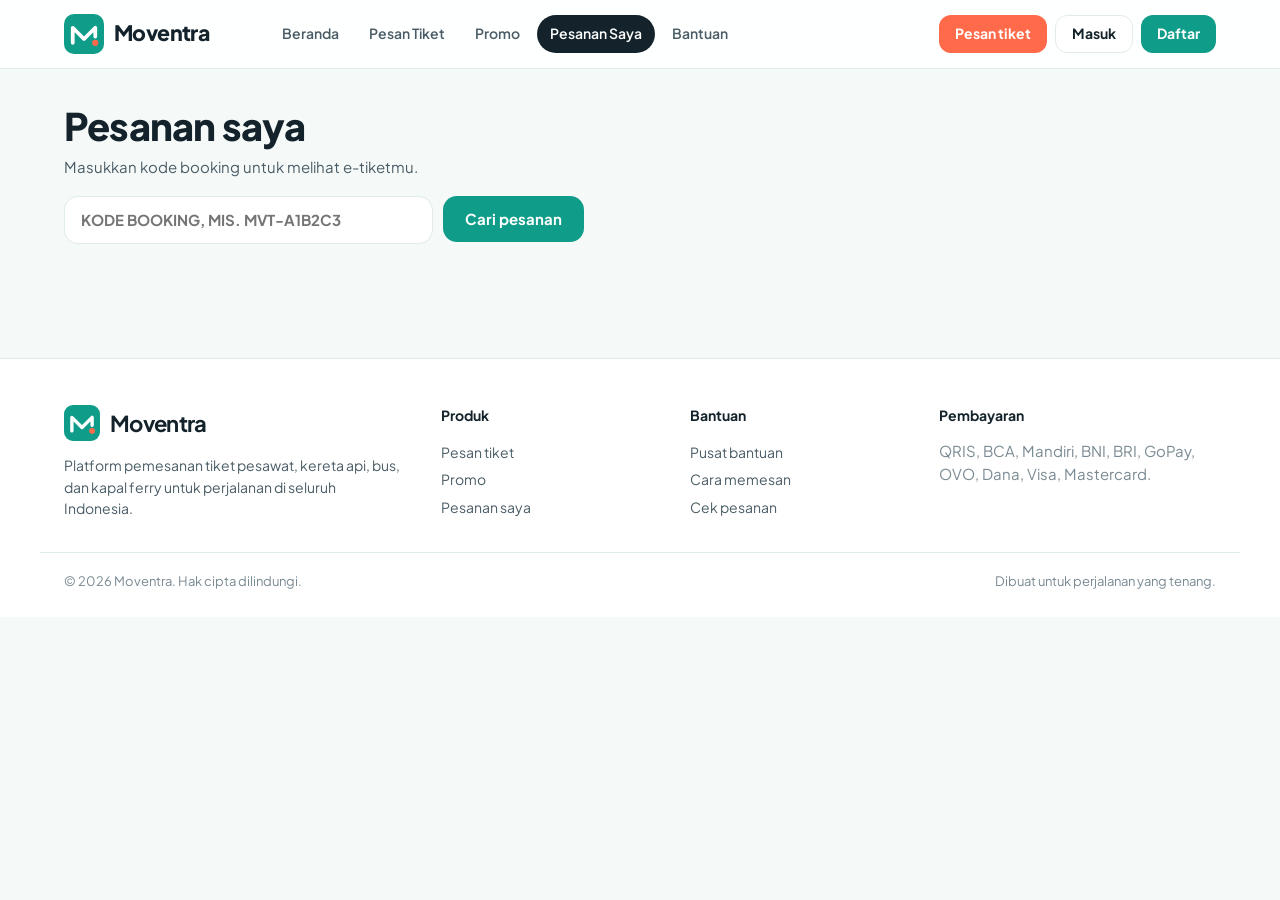
<file: pesanan.html>
<!DOCTYPE html>
<html lang="id">
<head>
<meta charset="UTF-8">
<meta name="viewport" content="width=device-width, initial-scale=1">
<title>Pesanan Saya – Moventra</title>
<meta name="description" content="Pesan tiket pesawat, kereta api, bus, dan kapal ferry dalam satu tempat. Bandingkan harga dan berangkat dengan tenang.">
<link rel="icon" href="data:image/svg+xml,%3Csvg xmlns='http://www.w3.org/2000/svg' viewBox='0 0 64 64'%3E%3Crect width='64' height='64' rx='16' fill='%230F9D8A'/%3E%3Cpath d='M14 46V22l18 18 18-18v14' fill='none' stroke='%23fff' stroke-width='6' stroke-linecap='round' stroke-linejoin='round'/%3E%3Ccircle cx='50' cy='46' r='5' fill='%23FF6B4A'/%3E%3C/svg%3E">
<link rel="preconnect" href="https://fonts.googleapis.com">
<link rel="preconnect" href="https://fonts.gstatic.com" crossorigin>
<link href="https://fonts.googleapis.com/css2?family=Plus+Jakarta+Sans:wght@400;500;600;700;800&display=swap" rel="stylesheet">
<link rel="stylesheet" href="style.css">
</head>
<body data-page="orders">

<svg width="0" height="0" style="position:absolute" aria-hidden="true">
  <symbol id="mark" viewBox="0 0 64 64">
    <rect width="64" height="64" rx="16" fill="#0F9D8A"/>
    <path d="M14 46V22l18 18 18-18v14" fill="none" stroke="#FFFFFF" stroke-width="6" stroke-linecap="round" stroke-linejoin="round"/>
    <circle cx="50" cy="46" r="5" fill="#FF6B4A"/>
  </symbol>
</svg>

<header class="nav" id="nav">
  <div class="wrap nav-in">
    <a href="index.html" class="logo" aria-label="Moventra beranda">
      <svg viewBox="0 0 270 64" height="40" role="img" aria-label="Moventra">
        <rect width="64" height="64" rx="16" fill="#0F9D8A"/>
        <path d="M14 46V22l18 18 18-18v14" fill="none" stroke="#FFFFFF" stroke-width="6" stroke-linecap="round" stroke-linejoin="round"/>
        <circle cx="50" cy="46" r="5" fill="#FF6B4A"/>
        <text x="80" y="43" font-family="'Plus Jakarta Sans','Segoe UI',Arial,sans-serif" font-size="34" font-weight="800" letter-spacing="-1" fill="#14232B">Moventra</text>
      </svg>
    </a>
    <nav class="menu" id="menu" aria-label="Menu utama">
      <a href="index.html">Beranda</a>
      <a href="pesan.html">Pesan Tiket</a>
      <a href="promo.html">Promo</a>
      <a href="pesanan.html" class="on">Pesanan Saya</a>
      <a href="bantuan.html">Bantuan</a>
    </nav>
    <div class="nav-act">
      <a class="btn coral sm" href="pesan.html">Pesan tiket</a>
      <button class="btn ghost sm" id="btnLogin">Masuk</button>
      <button class="btn sm" id="btnRegister">Daftar</button>
      <button class="burger" id="burger" aria-label="Buka menu" aria-expanded="false"><span></span><span></span><span></span></button>
    </div>
  </div>
</header>

<main>
<section class="view" id="view-orders">
  <div class="wrap">
    <div class="orders-head">
      <h1 id="ordTitle">Pesanan saya</h1>
      <p id="ordSub">Masukkan kode booking untuk melihat e-tiketmu.</p>
    </div>
    <form class="pnr" id="pnrForm">
      <input id="pnrIn" placeholder="Kode booking, mis. MVT-A1B2C3" aria-label="Kode booking" autocomplete="off">
      <button class="btn" type="submit">Cari pesanan</button>
    </form>
    <p class="form-err dark" id="pnrErr" role="alert" hidden></p>
    <div id="ordList" class="ord-list"></div>
    <div id="ticketView"></div>
  </div>
</section>
</main>

<footer class="foot">
  <div class="wrap foot-in">
    <div class="foot-brand">
      <a href="index.html" class="logo"><svg width="36" height="36"><use href="#mark"/></svg><b>Moventra</b></a>
      <p>Platform pemesanan tiket pesawat, kereta api, bus, dan kapal ferry untuk perjalanan di seluruh Indonesia.</p>
    </div>
    <div><h4>Produk</h4><a href="pesan.html">Pesan tiket</a><a href="promo.html">Promo</a><a href="pesanan.html">Pesanan saya</a></div>
    <div><h4>Bantuan</h4><a href="bantuan.html">Pusat bantuan</a><a href="bantuan.html">Cara memesan</a><a href="pesanan.html">Cek pesanan</a></div>
    <div><h4>Pembayaran</h4><p class="muted">QRIS, BCA, Mandiri, BNI, BRI, GoPay, OVO, Dana, Visa, Mastercard.</p></div>
  </div>
  <div class="wrap foot-bot"><span>© 2026 Moventra. Hak cipta dilindungi.</span><span>Dibuat untuk perjalanan yang tenang.</span></div>
</footer>

<div class="toast" id="toast" role="status" aria-live="polite"></div>
<div class="modal" id="modal" hidden><div class="modal-box" role="dialog" aria-modal="true" aria-labelledby="mTitle"><h3 id="mTitle"></h3><p id="mBody"></p><div id="mExtra"></div><button class="btn full" id="mClose" type="button">Tutup</button></div></div>

<script src="script.js"></script>
</body>
</html>
</file>
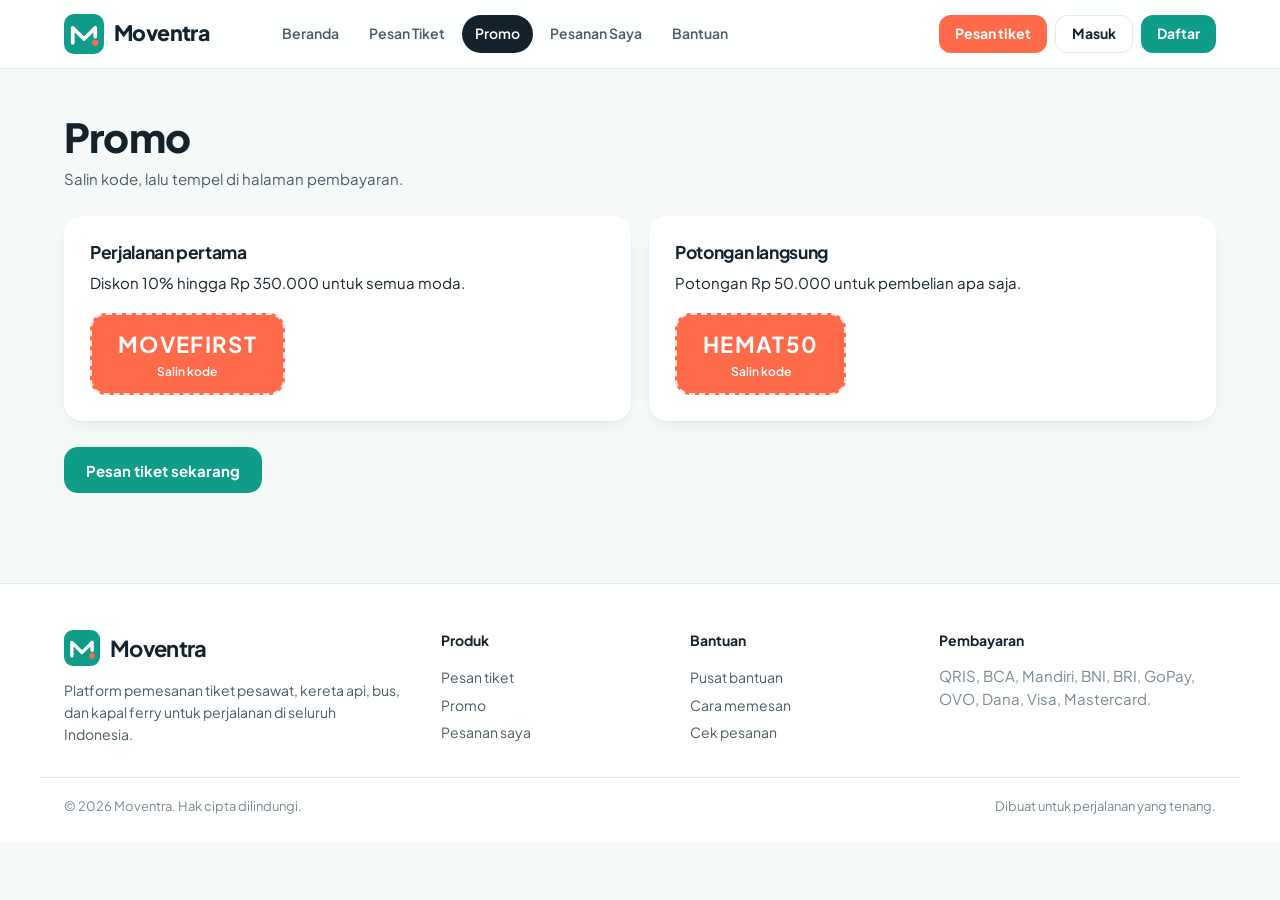
<file: promo.html>
<!DOCTYPE html>
<html lang="id">
<head>
<meta charset="UTF-8">
<meta name="viewport" content="width=device-width, initial-scale=1">
<title>Promo – Moventra</title>
<meta name="description" content="Pesan tiket pesawat, kereta api, bus, dan kapal ferry dalam satu tempat. Bandingkan harga dan berangkat dengan tenang.">
<link rel="icon" href="data:image/svg+xml,%3Csvg xmlns='http://www.w3.org/2000/svg' viewBox='0 0 64 64'%3E%3Crect width='64' height='64' rx='16' fill='%230F9D8A'/%3E%3Cpath d='M14 46V22l18 18 18-18v14' fill='none' stroke='%23fff' stroke-width='6' stroke-linecap='round' stroke-linejoin='round'/%3E%3Ccircle cx='50' cy='46' r='5' fill='%23FF6B4A'/%3E%3C/svg%3E">
<link rel="preconnect" href="https://fonts.googleapis.com">
<link rel="preconnect" href="https://fonts.gstatic.com" crossorigin>
<link href="https://fonts.googleapis.com/css2?family=Plus+Jakarta+Sans:wght@400;500;600;700;800&display=swap" rel="stylesheet">
<link rel="stylesheet" href="style.css">
</head>
<body data-page="promo">

<svg width="0" height="0" style="position:absolute" aria-hidden="true">
  <symbol id="mark" viewBox="0 0 64 64">
    <rect width="64" height="64" rx="16" fill="#0F9D8A"/>
    <path d="M14 46V22l18 18 18-18v14" fill="none" stroke="#FFFFFF" stroke-width="6" stroke-linecap="round" stroke-linejoin="round"/>
    <circle cx="50" cy="46" r="5" fill="#FF6B4A"/>
  </symbol>
</svg>

<header class="nav" id="nav">
  <div class="wrap nav-in">
    <a href="index.html" class="logo" aria-label="Moventra beranda">
      <svg viewBox="0 0 270 64" height="40" role="img" aria-label="Moventra">
        <rect width="64" height="64" rx="16" fill="#0F9D8A"/>
        <path d="M14 46V22l18 18 18-18v14" fill="none" stroke="#FFFFFF" stroke-width="6" stroke-linecap="round" stroke-linejoin="round"/>
        <circle cx="50" cy="46" r="5" fill="#FF6B4A"/>
        <text x="80" y="43" font-family="'Plus Jakarta Sans','Segoe UI',Arial,sans-serif" font-size="34" font-weight="800" letter-spacing="-1" fill="#14232B">Moventra</text>
      </svg>
    </a>
    <nav class="menu" id="menu" aria-label="Menu utama">
      <a href="index.html">Beranda</a>
      <a href="pesan.html">Pesan Tiket</a>
      <a href="promo.html" class="on">Promo</a>
      <a href="pesanan.html">Pesanan Saya</a>
      <a href="bantuan.html">Bantuan</a>
    </nav>
    <div class="nav-act">
      <a class="btn coral sm" href="pesan.html">Pesan tiket</a>
      <button class="btn ghost sm" id="btnLogin">Masuk</button>
      <button class="btn sm" id="btnRegister">Daftar</button>
      <button class="burger" id="burger" aria-label="Buka menu" aria-expanded="false"><span></span><span></span><span></span></button>
    </div>
  </div>
</header>

<main>
<section class="view" id="view-promo">
  <div class="wrap sec" style="padding-top:44px">
    <div class="sec-head"><h1 class="pg-t">Promo</h1><p>Salin kode, lalu tempel di halaman pembayaran.</p></div>
    <div class="promo-cards">
      <article><h3>Perjalanan pertama</h3><p>Diskon 10% hingga Rp 350.000 untuk semua moda.</p><button class="code" data-code="MOVEFIRST" type="button"><b>MOVEFIRST</b><span>Salin kode</span></button></article>
      <article><h3>Potongan langsung</h3><p>Potongan Rp 50.000 untuk pembelian apa saja.</p><button class="code" data-code="HEMAT50" type="button"><b>HEMAT50</b><span>Salin kode</span></button></article>
    </div>
    <a class="btn" href="pesan.html" style="margin-top:26px">Pesan tiket sekarang</a>
  </div>
</section>
</main>

<footer class="foot">
  <div class="wrap foot-in">
    <div class="foot-brand">
      <a href="index.html" class="logo"><svg width="36" height="36"><use href="#mark"/></svg><b>Moventra</b></a>
      <p>Platform pemesanan tiket pesawat, kereta api, bus, dan kapal ferry untuk perjalanan di seluruh Indonesia.</p>
    </div>
    <div><h4>Produk</h4><a href="pesan.html">Pesan tiket</a><a href="promo.html">Promo</a><a href="pesanan.html">Pesanan saya</a></div>
    <div><h4>Bantuan</h4><a href="bantuan.html">Pusat bantuan</a><a href="bantuan.html">Cara memesan</a><a href="pesanan.html">Cek pesanan</a></div>
    <div><h4>Pembayaran</h4><p class="muted">QRIS, BCA, Mandiri, BNI, BRI, GoPay, OVO, Dana, Visa, Mastercard.</p></div>
  </div>
  <div class="wrap foot-bot"><span>© 2026 Moventra. Hak cipta dilindungi.</span><span>Dibuat untuk perjalanan yang tenang.</span></div>
</footer>

<div class="toast" id="toast" role="status" aria-live="polite"></div>
<div class="modal" id="modal" hidden><div class="modal-box" role="dialog" aria-modal="true" aria-labelledby="mTitle"><h3 id="mTitle"></h3><p id="mBody"></p><div id="mExtra"></div><button class="btn full" id="mClose" type="button">Tutup</button></div></div>

<script src="script.js"></script>
</body>
</html>
</file>
<file: style.css>
:root{
  --teal:#0F9D8A;--teal-d:#0A7A6B;--teal-l:#E3F5F2;--coral:#FF6B4A;--coral-d:#E8512F;
  --ink:#14232B;--ink-2:#4A5C66;--mute:#7A8A93;--line:#E1EAEC;--bg:#F5FAF9;--card:#fff;
  --amber:#B7791F;--r:18px;--sh:0 1px 2px rgba(20,35,43,.05),0 8px 24px -12px rgba(20,35,43,.14);
  --sh2:0 2px 4px rgba(20,35,43,.06),0 20px 40px -18px rgba(20,35,43,.28);
  --f:'Plus Jakarta Sans','Segoe UI',system-ui,Arial,sans-serif}
*{box-sizing:border-box;margin:0}
html{scroll-behavior:smooth}
body{font:400 15px/1.55 var(--f);color:var(--ink);background:var(--bg);-webkit-font-smoothing:antialiased}
[hidden]{display:none!important}
a{color:inherit;text-decoration:none}
button,input,select{font:inherit;color:inherit}
button{cursor:pointer}
:focus-visible{outline:3px solid rgba(15,157,138,.45);outline-offset:2px;border-radius:8px}
.wrap{max-width:1200px;margin:0 auto;padding:0 24px}
h1,h2,h3{letter-spacing:-.02em;line-height:1.2}
.muted{color:var(--mute)}
.num,.price,time{font-variant-numeric:tabular-nums}

/* nav */
.nav{position:sticky;top:0;z-index:50;background:rgba(255,255,255,.88);backdrop-filter:blur(14px);border-bottom:1px solid var(--line)}
.nav-in{display:flex;align-items:center;gap:28px;height:68px}
.logo{display:flex;align-items:center;gap:10px;font-weight:800;font-size:22px;letter-spacing:-.03em}
.logo svg{display:block}
.menu{display:flex;gap:4px;margin-left:8px;flex:1}
.menu a{padding:8px 13px;border-radius:999px;font-weight:600;font-size:14px;color:var(--ink-2);transition:.18s}
.menu a:hover{background:var(--teal-l);color:var(--teal-d)}
.menu a.on{background:var(--ink);color:#fff}
.nav-act{display:flex;gap:8px;align-items:center}
.burger{display:none;width:42px;height:42px;border:1px solid var(--line);background:#fff;border-radius:12px;flex-direction:column;justify-content:center;align-items:center;gap:4px}
.burger span{width:18px;height:2px;background:var(--ink);border-radius:2px}

/* buttons */
.btn{display:inline-flex;align-items:center;justify-content:center;gap:8px;border:0;background:var(--teal);color:#fff;font-weight:700;padding:0 22px;height:46px;border-radius:14px;transition:.18s;white-space:nowrap}
.btn:hover{background:var(--teal-d);transform:translateY(-1px)}
.btn:active{transform:none}
.btn.sm{height:38px;padding:0 16px;font-size:14px;border-radius:12px}
.btn.lg{height:58px;font-size:16px;padding:0 30px}
.btn.ghost{background:#fff;color:var(--ink);border:1.5px solid var(--line)}
.btn.ghost:hover{border-color:var(--teal);color:var(--teal-d);background:#fff}
.btn.coral{background:var(--coral)}.btn.coral:hover{background:var(--coral-d)}
.btn.full{width:100%}
.link{background:none;border:0;color:var(--teal-d);font-weight:700;font-size:13px}

/* hero */
.hero{position:relative;background:linear-gradient(160deg,#0B3B3A 0%,#0F6F66 55%,#0F9D8A 120%);color:#fff;padding:64px 0 56px}
.hero-path{position:absolute;inset:0;width:100%;height:100%;overflow:hidden}
.hero-in{position:relative}
.hero h1{font-size:clamp(34px,5.4vw,60px);font-weight:800;max-width:15ch;letter-spacing:-.035em;line-height:1.04}
.lead{max-width:52ch;margin:18px 0 34px;font-size:17px;color:rgba(255,255,255,.82)}
.search{background:#fff;color:var(--ink);border-radius:24px;padding:14px 14px 16px;box-shadow:var(--sh2);position:relative}
.tabs{display:flex;gap:6px;padding:4px 4px 14px;overflow-x:auto}
.tab{border:0;background:transparent;padding:9px 18px;border-radius:999px;font-weight:700;font-size:14px;color:var(--ink-2);white-space:nowrap;transition:.18s}
.tab:hover{background:var(--teal-l)}
.tab.on{background:var(--ink);color:#fff}
.fields{display:grid;grid-template-columns:1fr 44px 1fr 170px 140px auto;gap:0;align-items:stretch;border:1.5px solid var(--line);border-radius:18px;padding:0}
.field{display:flex;flex-direction:column;justify-content:center;padding:12px 18px;min-width:0;position:relative;transition:.15s;border-radius:16px}
.field+.field,.swap+.field{border-left:0}
.field.narrow{border-left:1.5px solid var(--line);border-radius:0}
.field:focus-within{background:var(--teal-l)}
.field span{font-size:12px;font-weight:600;color:var(--mute)}
.field input,.field select{border:0;background:transparent;outline:0;font-weight:700;font-size:16px;width:100%;padding:2px 0;min-width:0}
.swap{align-self:center;width:38px;height:38px;border-radius:50%;border:1.5px solid var(--line);background:#fff;color:var(--teal-d);display:grid;place-items:center;margin:0 -3px;z-index:2;transition:.25s}
.swap:hover{background:var(--teal);color:#fff;transform:rotate(180deg)}
.go{margin:6px;height:auto;border-radius:14px}
.form-err{margin:10px 6px 0;color:#B42318;font-weight:600;font-size:14px}
.form-err.dark{margin:10px 0}

/* sections */
.sec{padding:88px 24px 0}
.hero+.sec{padding-top:72px}
.sec-head{margin-bottom:26px}
.sec-head h2{font-size:clamp(26px,3.2vw,36px);font-weight:800}
.sec-head p{color:var(--ink-2);margin-top:6px}

.route-grid{display:grid;grid-template-columns:repeat(4,1fr);gap:18px}
.route{background:var(--card);border-radius:var(--r);overflow:hidden;box-shadow:var(--sh);text-align:left;border:0;padding:0;transition:.25s;display:flex;flex-direction:column}
.route:hover{transform:translateY(-4px);box-shadow:var(--sh2)}
.route .art{height:128px;position:relative}
.route .art svg{position:absolute;inset:0;width:100%;height:100%}
.route .md{position:absolute;left:12px;top:12px;background:rgba(255,255,255,.92);border-radius:999px;padding:3px 11px;font-size:12px;font-weight:700}
.route .bd{padding:16px 18px 18px}
.route h3{font-size:18px;font-weight:800;display:flex;align-items:center;gap:8px}
.route h3 i{color:var(--coral);font-style:normal}
.route p{color:var(--mute);font-size:13px;margin:2px 0 14px}
.route .fr{font-size:12px;color:var(--mute)}
.route .fr b{display:block;color:var(--ink);font-size:18px;font-weight:800}

.promo{display:flex;align-items:center;justify-content:space-between;gap:24px;margin-top:80px;background:linear-gradient(110deg,#FF6B4A,#FF8E5E);color:#fff;border-radius:28px;padding:34px 40px;position:relative;overflow:hidden}
.promo::after{content:"";position:absolute;right:190px;top:-30px;width:200px;height:200px;border-radius:50%;border:30px solid rgba(255,255,255,.14)}
.promo h2{font-size:clamp(22px,2.6vw,30px);font-weight:800;max-width:24ch}
.promo p{margin-top:8px;opacity:.92}
.code{position:relative;z-index:1;border:2px dashed rgba(255,255,255,.8);background:rgba(255,255,255,.12);color:#fff;border-radius:16px;padding:12px 26px;display:flex;flex-direction:column;align-items:center;gap:2px;transition:.18s}
.code:hover{background:rgba(255,255,255,.24)}
.code b{font-size:22px;letter-spacing:.06em}.code span{font-size:12px;font-weight:600}

.why{display:grid;grid-template-columns:repeat(4,1fr);gap:18px}
.why article{background:var(--card);border-radius:var(--r);padding:26px;box-shadow:var(--sh)}
.ic{display:grid;place-items:center;width:48px;height:48px;border-radius:14px;background:var(--teal-l);color:var(--teal-d);margin-bottom:16px}
.ic svg{width:24px;height:24px;fill:none;stroke:currentColor;stroke-width:2;stroke-linecap:round;stroke-linejoin:round}
.why h3{font-size:17px;font-weight:800;margin-bottom:6px}.why p{color:var(--ink-2);font-size:14px}

.dest{display:grid;grid-template-columns:repeat(6,1fr);grid-auto-rows:150px;gap:16px}
.dest a{position:relative;border-radius:22px;overflow:hidden;color:#fff;display:flex;align-items:flex-end;padding:18px;transition:.25s}
.dest a:nth-child(1){grid-column:span 3;grid-row:span 2}
.dest a:nth-child(2){grid-column:span 3}
.dest a:nth-child(3),.dest a:nth-child(4){grid-column:span 3}
.dest a:nth-child(n+5){grid-column:span 2}
.dest a:hover{transform:scale(1.015)}
.dest svg{position:absolute;inset:0;width:100%;height:100%}
.dest a::after{content:"";position:absolute;inset:0;background:linear-gradient(0deg,rgba(8,24,28,.7),transparent 60%)}
.dest div{position:relative;z-index:1}
.dest b{display:block;font-size:22px;font-weight:800;letter-spacing:-.02em}
.dest small{opacity:.9;font-weight:600}

.news{margin:88px auto 0;background:var(--teal-l);border-radius:28px;padding:36px 40px;display:flex;align-items:center;justify-content:space-between;gap:24px;flex-wrap:wrap}
.news h2{font-size:26px;font-weight:800}.news p{color:var(--ink-2);margin-top:6px}
.news-f{display:flex;gap:10px;flex:1;max-width:480px;min-width:260px}
.news-f input{flex:1;height:46px;border-radius:14px;border:1.5px solid transparent;padding:0 16px;background:#fff;min-width:0}
.news-f input:focus{outline:0;border-color:var(--teal)}

/* results */
.sumbar{background:#fff;border-bottom:1px solid var(--line)}
.sumbar-in{display:flex;align-items:center;justify-content:space-between;gap:16px;padding-top:22px;padding-bottom:14px}
.sumbar h1{font-size:26px;font-weight:800}.sumbar p{color:var(--ink-2);font-size:14px;margin-top:2px}
.dates{display:flex;gap:10px;overflow-x:auto;padding:4px 0 18px}
.dates button{flex:0 0 auto;min-width:112px;border:1.5px solid var(--line);background:#fff;border-radius:14px;padding:10px 14px;text-align:left;transition:.18s}
.dates button:hover{border-color:var(--teal)}
.dates button small{display:block;color:var(--mute);font-weight:600;font-size:12px}
.dates button b{font-size:15px}
.dates button.on{background:var(--ink);border-color:var(--ink);color:#fff}.dates button.on small{color:#9FB3BC}
.res-grid{display:grid;grid-template-columns:290px 1fr;gap:28px;padding-top:26px;padding-bottom:20px;align-items:start}
.filters{background:#fff;border-radius:var(--r);padding:22px;box-shadow:var(--sh);position:sticky;top:90px}
.f-head{display:flex;justify-content:space-between;align-items:center;margin-bottom:16px}.f-head h2{font-size:18px}
.f-search span,.filters legend{display:block;font-weight:700;font-size:13px;margin-bottom:8px;color:var(--ink)}
.f-search input{width:100%;height:42px;border:1.5px solid var(--line);border-radius:12px;padding:0 14px;margin-bottom:18px}
.f-search input:focus{outline:0;border-color:var(--teal);box-shadow:0 0 0 4px rgba(15,157,138,.14)}
fieldset{border:0;padding:0;margin:0 0 20px}
.chips{display:grid;grid-template-columns:1fr 1fr;gap:8px}
.chips button{border:1.5px solid var(--line);background:#fff;border-radius:12px;padding:8px;font-weight:700;font-size:13px;transition:.15s}
.chips button small{display:block;font-weight:500;color:var(--mute);font-size:11px}
.chips button.on{background:var(--teal-l);border-color:var(--teal);color:var(--teal-d)}
.checks label{display:flex;align-items:center;gap:10px;padding:6px 0;font-size:14px;font-weight:500;cursor:pointer}
.checks em{margin-left:auto;font-style:normal;color:var(--mute);font-size:12px}
input[type=checkbox]{appearance:none;width:20px;height:20px;border:1.5px solid #B7C5CB;border-radius:6px;display:grid;place-content:center;flex:0 0 auto;background:#fff;transition:.12s}
input[type=checkbox]:checked{background:var(--teal);border-color:var(--teal)}
input[type=checkbox]:checked::after{content:"";width:9px;height:5px;border:2.5px solid #fff;border-top:0;border-right:0;transform:rotate(-45deg) translate(1px,-1px)}
input[type=range]{width:100%;accent-color:var(--teal)}
legend output{float:right;color:var(--teal-d);margin-left:10px}
.close-f,.open-f{display:none}
.res-bar{display:flex;justify-content:space-between;align-items:center;gap:12px;margin-bottom:16px;flex-wrap:wrap}
.res-bar p{font-weight:700}
.sortrow{display:flex;gap:10px;align-items:center}
.sortrow label{font-size:13px;font-weight:600;color:var(--ink-2);display:flex;align-items:center;gap:8px}
.sortrow select{height:40px;border:1.5px solid var(--line);border-radius:12px;background:#fff;padding:0 12px;font-weight:600}
.tickets{display:flex;flex-direction:column;gap:14px}
.tk{background:#fff;border-radius:var(--r);box-shadow:var(--sh);display:grid;grid-template-columns:1fr auto;transition:.2s;position:relative;overflow:hidden}
.tk:hover{box-shadow:var(--sh2)}
.tk-main{padding:20px 24px;display:grid;grid-template-columns:150px 1fr;gap:22px;align-items:center}
.op{display:flex;align-items:center;gap:12px}
.op i{width:42px;height:42px;border-radius:12px;display:grid;place-items:center;color:#fff;font-style:normal;font-weight:800;font-size:13px;flex:0 0 auto}
.op b{display:block;font-size:15px;line-height:1.2}.op small{color:var(--mute);font-size:12px}
.trip{display:grid;grid-template-columns:auto 1fr auto;gap:18px;align-items:center}
.trip time{font-size:24px;font-weight:800;letter-spacing:-.02em;display:block}
.trip small{color:var(--mute);font-weight:600;font-size:12px}
.trip .r{text-align:right}
.line{text-align:center;font-size:12px;color:var(--ink-2);font-weight:600}
.line div{height:2px;background:repeating-linear-gradient(90deg,#B7C5CB 0 5px,transparent 5px 9px);margin:6px 0;position:relative}
.line div::before,.line div::after{content:"";position:absolute;top:-3px;width:8px;height:8px;border-radius:50%;background:var(--teal)}
.line div::before{left:0}.line div::after{right:0;background:var(--coral)}
.tk-buy{border-left:2px dashed var(--line);padding:20px 26px;display:flex;flex-direction:column;justify-content:center;align-items:flex-end;gap:10px;min-width:210px;position:relative}
.tk-buy::before,.tk-buy::after{content:"";position:absolute;left:-11px;width:20px;height:20px;border-radius:50%;background:var(--bg)}
.tk-buy::before{top:-10px}.tk-buy::after{bottom:-10px}
.price{font-size:22px;font-weight:800;color:var(--coral-d);letter-spacing:-.02em}
.price small{font-size:12px;color:var(--mute);font-weight:600}
.tk-foot{grid-column:1/-1;background:#F2F8F7;padding:10px 24px;display:flex;gap:8px;flex-wrap:wrap;align-items:center;font-size:12.5px;font-weight:600;color:var(--ink-2)}
.tag{background:#fff;border:1px solid var(--line);border-radius:999px;padding:2px 10px}
.tag.ok{background:#E8F8F1;border-color:#BFEBD6;color:#0B7A52}
.tag.warn{background:#FFF6E5;border-color:#F6DDA8;color:var(--amber)}
.tk-foot .rt{margin-left:auto}
.empty{background:#fff;border-radius:var(--r);padding:56px 24px;text-align:center;box-shadow:var(--sh)}
.empty h3{font-size:20px;margin-bottom:6px}.empty p{color:var(--ink-2);margin-bottom:18px}

/* checkout */
.steps{display:flex;gap:10px;list-style:none;padding:26px 0 8px;flex-wrap:wrap}
.steps li{display:flex;align-items:center;gap:10px;font-weight:700;font-size:14px;color:var(--mute);padding-right:22px;position:relative}
.steps li span{display:grid;place-items:center;width:30px;height:30px;border-radius:50%;background:#E8EFF1;font-size:13px}
.steps li.on{color:var(--ink)}.steps li.on span{background:var(--teal);color:#fff}
.steps li.done{color:var(--teal-d)}.steps li.done span{background:var(--teal-l);color:var(--teal-d)}
.co-grid{display:grid;grid-template-columns:1fr 380px;gap:26px;padding-top:12px;padding-bottom:20px;align-items:start}
.co-main{display:flex;flex-direction:column;gap:18px}
.card{background:#fff;border-radius:var(--r);box-shadow:var(--sh);padding:26px}
.card h2{font-size:19px;font-weight:800}.card .sub{color:var(--ink-2);font-size:14px;margin:2px 0 16px}
.card h2+.fld,.card h2+.row2,.card h2+.opt,.card h2+.pays{margin-top:16px}
.row2{display:grid;grid-template-columns:1fr 1fr;gap:14px}
.fld{display:block;margin-bottom:14px}
.fld span{display:block;font-size:13px;font-weight:700;margin-bottom:6px}
.fld input,.fld select{width:100%;height:46px;border:1.5px solid var(--line);border-radius:12px;padding:0 14px;background:#fff;transition:.15s}
.fld input:focus,.fld select:focus{outline:0;border-color:var(--teal);box-shadow:0 0 0 4px rgba(15,157,138,.14)}
.fld.bad input,.fld.bad select{border-color:#D92D20;background:#FFF8F7}
.fld.bad::after{content:"Lengkapi kolom ini dengan benar.";font-size:12px;color:#B42318;font-weight:600}
.pax-t{display:flex;justify-content:space-between;align-items:center;margin-bottom:14px}
.opt{display:flex;align-items:center;gap:14px;padding:14px 16px;border:1.5px solid var(--line);border-radius:14px;margin-bottom:10px;cursor:pointer;transition:.15s}
.opt:hover{border-color:var(--teal)}
.opt span{flex:1}.opt b{display:block;font-size:14px}.opt small{color:var(--ink-2)}.opt em{font-style:normal;font-weight:800;font-size:14px}
.pays{display:grid;grid-template-columns:repeat(4,1fr);gap:10px}
.pays button{border:1.5px solid var(--line);background:#fff;border-radius:14px;padding:14px 10px;font-weight:800;font-size:14px;text-align:center;transition:.15s}
.pays small{display:block;font-weight:500;color:var(--mute);font-size:11.5px;margin-top:2px}
.pays button.on{border-color:var(--teal);background:var(--teal-l);color:var(--teal-d)}
.sticky{position:sticky;top:90px;padding:0;overflow:hidden}
.s-top{background:linear-gradient(150deg,#0B3B3A,#0F7468);color:#fff;padding:22px 24px}
.s-top small{opacity:.8;font-weight:600}
.s-route{display:flex;align-items:center;justify-content:space-between;margin:8px 0 4px}
.s-route b{font-size:30px;letter-spacing:-.03em}.s-route span{opacity:.6}
.s-bot{padding:20px 24px 24px}
.s-bot dl{display:grid;grid-template-columns:1fr auto;gap:8px 12px;font-size:14px;margin-bottom:14px}
.s-bot dd{text-align:right;font-weight:700;margin:0;font-variant-numeric:tabular-nums}
.s-bot .ok{color:#0B7A52}
.promo-in{display:flex;gap:8px;margin-bottom:16px}
.promo-in input{flex:1;height:40px;border:1.5px dashed #B7C5CB;border-radius:12px;padding:0 12px;text-transform:uppercase;font-weight:700;min-width:0}
.promo-in input:focus{outline:0;border-color:var(--teal)}
.total{display:flex;justify-content:space-between;align-items:flex-end;border-top:1px dashed var(--line);padding-top:16px;margin-bottom:16px}
.total small{color:var(--ink-2);font-weight:600}.total b{font-size:28px;color:var(--coral-d);letter-spacing:-.03em}
.timer{text-align:center;font-size:13px;color:var(--ink-2);margin-top:12px;font-weight:600}

/* orders & e-ticket */
.orders-head{padding:34px 0 18px}.orders-head h1{font-size:clamp(26px,3.4vw,38px);font-weight:800}.orders-head p{color:var(--ink-2);margin-top:6px}
.pnr{display:flex;gap:10px;max-width:520px}
.pnr input{flex:1;height:48px;border:1.5px solid var(--line);border-radius:14px;padding:0 16px;font-weight:700;text-transform:uppercase;background:#fff;min-width:0}
.pnr input:focus{outline:0;border-color:var(--teal);box-shadow:0 0 0 4px rgba(15,157,138,.14)}
.ord-list{display:grid;gap:10px;margin:24px 0}
.ord{display:flex;align-items:center;gap:16px;background:#fff;border-radius:16px;padding:14px 18px;box-shadow:var(--sh);text-align:left;border:0;width:100%;transition:.18s}
.ord:hover{transform:translateX(3px)}
.ord b{display:block}.ord small{color:var(--ink-2)}.ord em{margin-left:auto;font-style:normal;font-weight:800;color:var(--teal-d)}
.eticket{display:grid;grid-template-columns:1fr 300px;background:#fff;border-radius:26px;box-shadow:var(--sh2);margin:26px 0 20px;overflow:hidden;position:relative}
.et-l{padding:30px 34px}
.et-top{display:flex;justify-content:space-between;align-items:center;gap:12px;flex-wrap:wrap;margin-bottom:26px}
.et-big{display:grid;grid-template-columns:auto 1fr auto;gap:22px;align-items:center;margin-bottom:26px}
.et-big b{display:block;font-size:clamp(34px,5vw,52px);letter-spacing:-.04em;line-height:1}
.et-big small{color:var(--ink-2);font-weight:600}.et-big .r{text-align:right}
.et-info{display:grid;grid-template-columns:repeat(auto-fit,minmax(130px,1fr));gap:12px}
.et-info div{background:#F2F8F7;border-radius:14px;padding:12px 14px}
.et-info small{display:block;color:var(--mute);font-size:12px;font-weight:600}.et-info b{font-size:14px}
.et-r{border-left:2px dashed var(--line);padding:30px;display:flex;flex-direction:column;align-items:center;gap:14px;background:linear-gradient(180deg,#F2F8F7,#fff);text-align:center;position:relative}
.et-r::before,.et-r::after{content:"";position:absolute;left:-13px;width:24px;height:24px;border-radius:50%;background:var(--bg)}
.et-r::before{top:-12px}.et-r::after{bottom:-12px}
.qr{background:#fff;padding:12px;border-radius:16px;box-shadow:var(--sh)}
.qr svg{display:block;width:176px;height:176px}
.pnr-code{font-weight:800;font-size:20px;letter-spacing:.06em}
.et-acts{display:flex;gap:10px;flex-wrap:wrap}

/* footer */
.foot{margin-top:90px;background:#fff;border-top:1px solid var(--line)}
.foot-in{display:grid;grid-template-columns:1.6fr 1fr 1fr 1.3fr;gap:36px;padding-top:46px;padding-bottom:30px}
.foot-brand p{margin-top:14px;color:var(--ink-2);max-width:34ch;font-size:14px}
.foot h4{font-size:14px;margin-bottom:12px}
.foot-in a:not(.logo){display:block;color:var(--ink-2);font-size:14px;padding:3px 0}.foot-in a:not(.logo):hover{color:var(--teal-d)}
.foot-bot{display:flex;justify-content:space-between;gap:12px;flex-wrap:wrap;padding-top:18px;padding-bottom:26px;border-top:1px solid var(--line);color:var(--mute);font-size:13px}

/* toast & modal */
.toast{position:fixed;left:50%;bottom:28px;transform:translate(-50%,30px);background:var(--ink);color:#fff;padding:12px 20px;border-radius:14px;font-weight:600;font-size:14px;opacity:0;pointer-events:none;transition:.3s;z-index:90;box-shadow:var(--sh2)}
.toast.on{opacity:1;transform:translate(-50%,0)}
.modal{position:fixed;inset:0;background:rgba(10,30,34,.55);backdrop-filter:blur(4px);display:grid;place-items:center;z-index:100;padding:20px}
.modal-box{background:#fff;border-radius:24px;padding:30px;max-width:420px;width:100%;box-shadow:var(--sh2);animation:pop .22s ease}
.modal-box h3{font-size:22px;margin-bottom:8px}.modal-box p{color:var(--ink-2);margin-bottom:18px}
#mExtra{margin-bottom:16px}
.pay-box{text-align:center;background:var(--teal-l);border-radius:16px;padding:16px}
.view:not([hidden]){animation:fade .35s ease}
@keyframes fade{from{opacity:0}to{opacity:1}}
@keyframes pop{from{transform:scale(.94);opacity:0}to{transform:none;opacity:1}}

/* responsive */
@media(max-width:1060px){
  .menu{display:none;position:absolute;top:68px;left:0;right:0;background:#fff;flex-direction:column;padding:12px 24px 18px;border-bottom:1px solid var(--line);margin:0}
  .menu.open{display:flex}
  .burger{display:flex}.nav-in{gap:12px}.logo{margin-right:auto}.menu{order:5}
  .route-grid,.why{grid-template-columns:repeat(2,1fr)}
  .fields{grid-template-columns:1fr 1fr;border:0;gap:10px}
  .swap{display:none}
  .field,.field.narrow{border:1.5px solid var(--line)!important;border-radius:14px}
  .go{grid-column:1/-1;margin:0;height:56px}
  
  .dest{grid-template-columns:repeat(2,1fr)}.dest a,.dest a:nth-child(n){grid-column:span 1;grid-row:auto}.dest a:nth-child(1){grid-column:span 2}
  .co-grid,.res-grid{grid-template-columns:1fr}
  .sticky{position:static}
  .foot-in{grid-template-columns:1fr 1fr}
  .eticket{grid-template-columns:1fr}.et-r{border-left:0;border-top:2px dashed var(--line)}
  .et-r::before,.et-r::after{display:none}
  .filters{position:fixed;inset:auto 0 0 0;top:auto;max-height:85vh;overflow:auto;z-index:80;border-radius:24px 24px 0 0;transform:translateY(105%);transition:.3s}
  .filters.open{transform:none;box-shadow:0 -20px 60px rgba(0,0,0,.3)}
  .close-f,.open-f{display:inline-flex}
}
@media(max-width:700px){
  .wrap{padding:0 16px}.sec{padding-left:16px;padding-right:16px}
  .fields{grid-template-columns:1fr}
  
  .route-grid,.why{grid-template-columns:1fr}
  .tk{grid-template-columns:1fr}
  .tk-main{grid-template-columns:1fr;gap:14px;padding:18px}
  .tk-buy{border-left:0;border-top:2px dashed var(--line);flex-direction:row;align-items:center;justify-content:space-between;min-width:0;padding:16px 18px}
  .tk-buy::before,.tk-buy::after{top:-10px;bottom:auto}.tk-buy::before{left:-10px}.tk-buy::after{left:auto;right:-10px}
  .trip time{font-size:20px}
  .row2,.pays{grid-template-columns:1fr 1fr}.row2{grid-template-columns:1fr}
  .promo,.news{padding:26px 22px;flex-direction:column;align-items:flex-start}
  .nav-act .btn.ghost{display:none}
  .foot-in{grid-template-columns:1fr}
  .et-l{padding:22px}.et-big{grid-template-columns:1fr auto 1fr;gap:10px}
}
@media(prefers-reduced-motion:reduce){*{animation:none!important;transition:none!important}html{scroll-behavior:auto}}

.nav-act .btn.coral{color:#fff}
.hero.slim{padding:44px 0 48px}.hero.slim h1{font-size:clamp(30px,4vw,44px);max-width:none}.hero.slim .lead{margin-bottom:24px}
.tiles{display:grid;grid-template-columns:repeat(4,1fr);gap:14px;max-width:960px}
.tile{background:rgba(255,255,255,.12);border:1.5px solid rgba(255,255,255,.28);border-radius:20px;padding:22px;transition:.2s;backdrop-filter:blur(6px)}
.tile:hover{background:#fff;color:var(--ink);transform:translateY(-3px)}
.tile b{display:block;font-size:19px;font-weight:800}.tile small{opacity:.8;font-weight:500}
.how{list-style:none;padding:0;display:grid;grid-template-columns:repeat(4,1fr);gap:16px;counter-reset:s;margin-bottom:10px}
.how li{background:#fff;border-radius:var(--r);padding:20px;box-shadow:var(--sh);counter-increment:s}
.how li::before{content:counter(s);display:grid;place-items:center;width:30px;height:30px;border-radius:50%;background:var(--teal);color:#fff;font-weight:800;font-size:14px;margin-bottom:12px}
.how b{display:block;margin-bottom:4px}.how span{color:var(--ink-2);font-size:14px}
.pg-t{font-size:clamp(28px,3.6vw,40px);font-weight:800}
.promo-cards{display:grid;grid-template-columns:repeat(2,1fr);gap:18px}
.promo-cards article{background:#fff;border-radius:var(--r);padding:26px;box-shadow:var(--sh);display:flex;flex-direction:column;gap:8px;align-items:flex-start}
.promo-cards .code{background:var(--coral);margin-top:10px}
.h-s{font-size:20px;font-weight:800;margin:30px 0 14px}
details{background:#fff;border-radius:14px;padding:16px 20px;box-shadow:var(--sh);margin-bottom:10px}
summary{font-weight:700;cursor:pointer}details p{color:var(--ink-2);margin-top:8px}
@media(max-width:1060px){.tiles,.how{grid-template-columns:repeat(2,1fr)}.nav-act .btn.coral{display:none}}
@media(max-width:700px){.tiles,.how,.promo-cards{grid-template-columns:1fr}}

.pills{display:flex;flex-wrap:wrap;gap:4px;background:#E6F3F1;border-radius:14px;padding:4px}
.pills button{border:0;background:transparent;padding:8px 14px;border-radius:10px;font-weight:700;font-size:13px;color:var(--ink-2);transition:.15s}
.pills button:hover{color:var(--teal-d)}.pills button.on{background:var(--teal);color:#fff}
.filters .pills{background:var(--teal-l)}.filters .pills button{padding:7px 12px}
.sumbar #searchPanel .search{margin:4px 0 14px;box-shadow:var(--sh);border:1px solid var(--line)}
.sortrow p{font-size:14px;color:var(--ink-2);font-weight:600}
.tk{display:block;padding:20px 24px 18px}
.tk-h{display:flex;align-items:center;gap:14px;margin-bottom:14px}
.tk-h i{width:46px;height:46px;border-radius:12px;display:grid;place-items:center;color:#fff;font-style:normal;font-weight:800;font-size:14px;flex:0 0 auto}
.tk-h b{font-size:17px;margin-right:8px}.tk-h small{display:block;color:var(--mute);font-size:12px;letter-spacing:.04em;margin-top:2px}
.badge{display:inline-block;background:var(--teal-l);color:var(--teal-d);font-size:12px;font-weight:700;border-radius:999px;padding:2px 10px}
.tk-bar{display:grid;grid-template-columns:auto 1fr auto;gap:22px;align-items:center;background:#F2F8F7;border-radius:14px;padding:14px 20px}
.tk-bar time{font-size:24px;font-weight:800;letter-spacing:-.02em;display:block}.tk-bar small{color:var(--ink-2);font-size:12px;font-weight:600}.tk-bar .r{text-align:right}
.tk details{background:none;box-shadow:none;padding:0;margin:12px 0 4px}
.tk summary{color:var(--teal-d);font-size:13px;font-weight:700}
.det{display:flex;flex-wrap:wrap;gap:8px;align-items:center;margin-top:10px;color:var(--ink-2);font-size:13px;font-weight:600}
.tk-f{display:flex;justify-content:space-between;align-items:center;gap:14px;flex-wrap:wrap;margin-top:8px}
.tk-f>span{color:var(--mute);font-size:13px}.tk-f>div{display:flex;align-items:center;gap:16px}
@media(max-width:700px){.tk{padding:16px}.tk-bar{gap:12px;padding:12px}.tk-bar time{font-size:19px}.pills{width:100%}.res-bar{align-items:stretch}}

.no-search .sumbar-in,.no-search .dates,.no-search .res-grid{display:none}
#emptyBox,#emptyHow{display:none}.no-search #emptyBox{display:block;padding-top:34px;padding-bottom:12px}.no-search #emptyHow{display:block;padding-top:40px}
#emptyBox p{color:var(--ink-2);margin-top:6px}
.fm{display:inline-flex;margin:0 4px 14px}
.field input::placeholder{font-weight:500;color:#9AA9B0}
.field>label{display:block;cursor:pointer}
.datebtn{border:0;background:transparent;text-align:left;font-weight:700;font-size:16px;padding:2px 0;width:100%;white-space:nowrap}
.datebtn.empty{color:#9AA9B0;font-weight:500}
.suggest{position:absolute;top:calc(100% + 8px);left:0;min-width:280px;max-height:300px;overflow:auto;background:#fff;border:1px solid var(--line);border-radius:16px;box-shadow:var(--sh2);padding:6px;z-index:60}
.suggest button{display:flex;flex-direction:column;align-items:flex-start;width:100%;border:0;background:transparent;border-radius:10px;padding:9px 12px;text-align:left}
.suggest button:hover,.suggest button:focus-visible{background:var(--teal-l)}
.suggest b{font-size:15px}.suggest small{color:var(--mute);font-size:12px}.suggest p{padding:12px;color:var(--ink-2);font-size:14px}
.cal{position:absolute;top:calc(100% + 8px);right:0;width:312px;background:#fff;border:1px solid var(--line);border-radius:18px;box-shadow:var(--sh2);padding:16px;z-index:70}
.cal-h{display:flex;align-items:center;justify-content:space-between;margin-bottom:10px}
.cal-h button{width:34px;height:34px;border-radius:10px;border:1.5px solid var(--line);background:#fff;font-size:18px;line-height:1}
.cal-h button:hover:not(:disabled){border-color:var(--teal);color:var(--teal-d)}.cal-h button:disabled{opacity:.35;cursor:not-allowed}
.cal-g{display:grid;grid-template-columns:repeat(7,1fr);gap:4px;text-align:center}
.cal-g .wd{font-size:11px;font-weight:700;color:var(--mute);padding:4px 0}
.cal-g button{aspect-ratio:1;border:0;background:transparent;border-radius:10px;font-weight:600;font-size:14px}
.cal-g button:hover:not(:disabled){background:var(--teal-l)}
.cal-g button.today{box-shadow:inset 0 0 0 1.5px var(--coral)}
.cal-g button.on{background:var(--teal);color:#fff}
.cal-g button:disabled{color:#C3CED3;cursor:not-allowed}
@media(max-width:700px){.suggest{min-width:0;right:0}.cal{left:0;right:auto;width:min(312px,calc(100vw - 48px))}}
</file>
